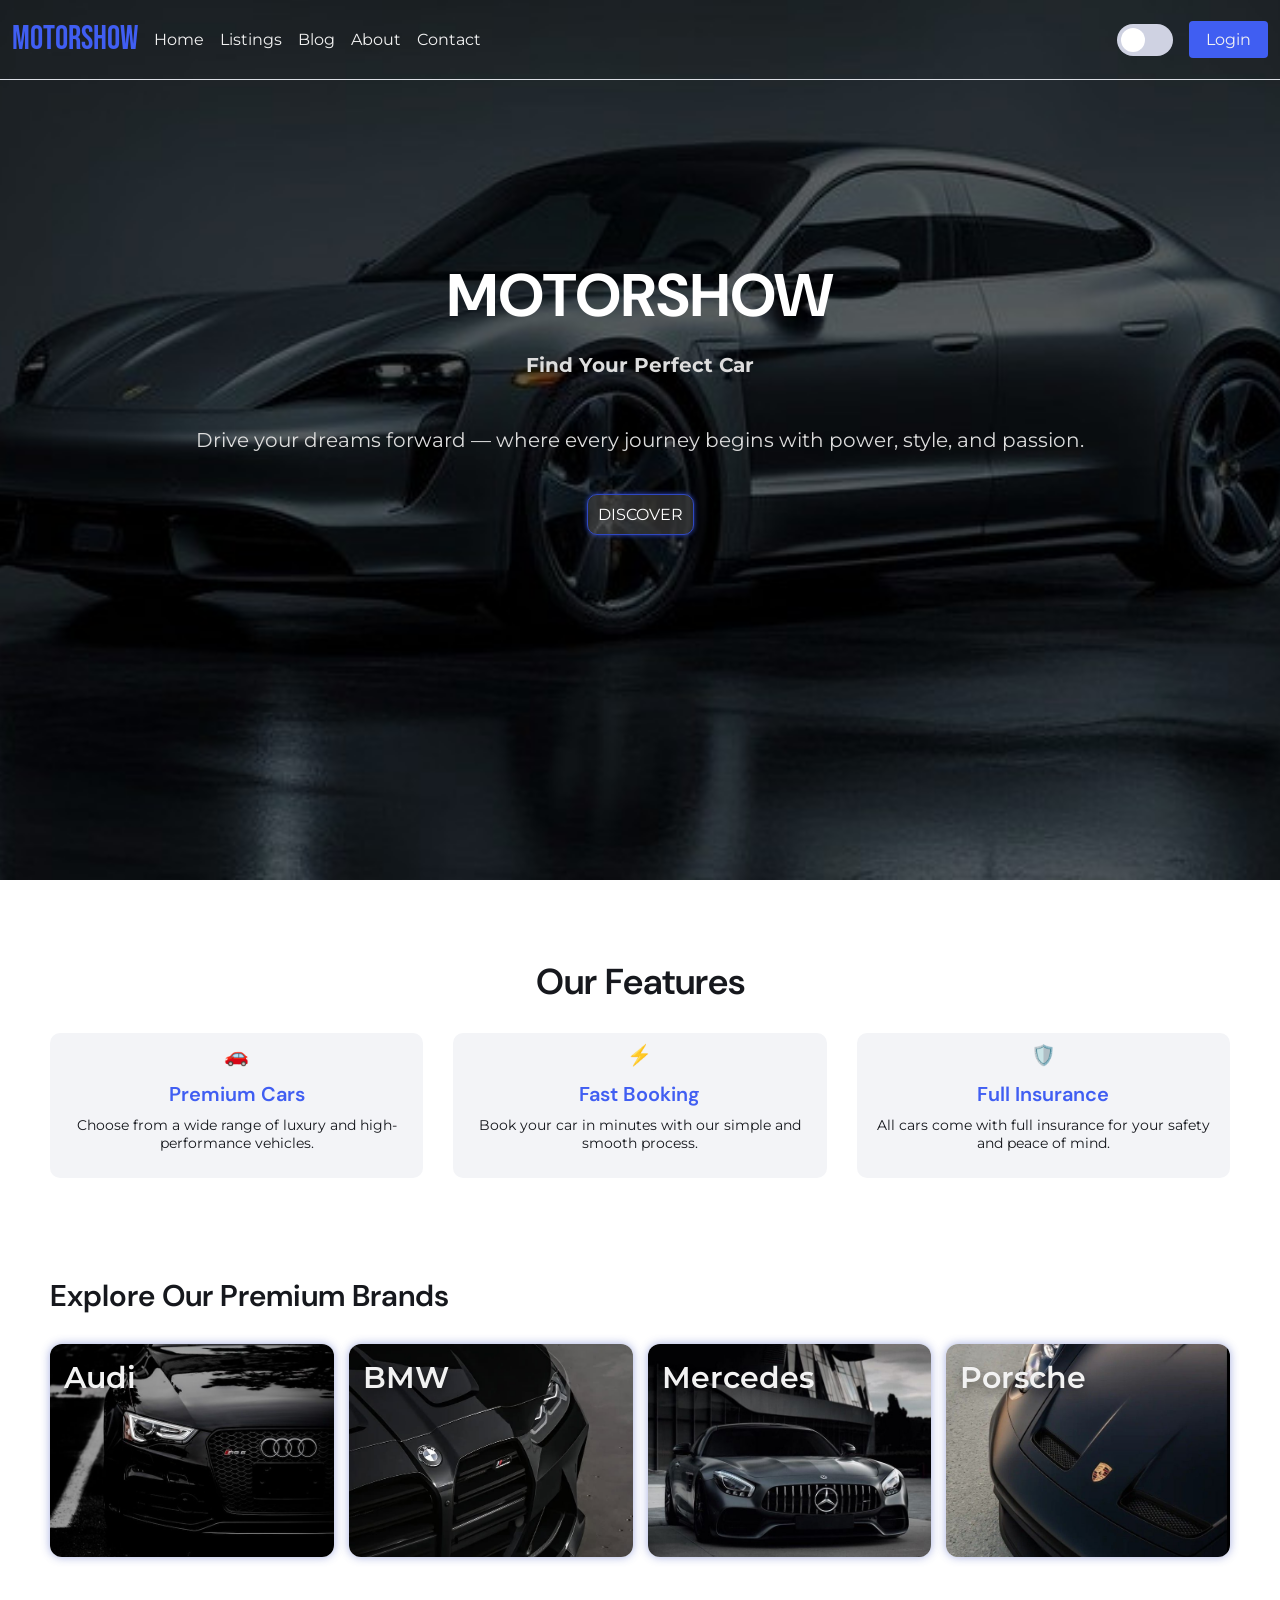
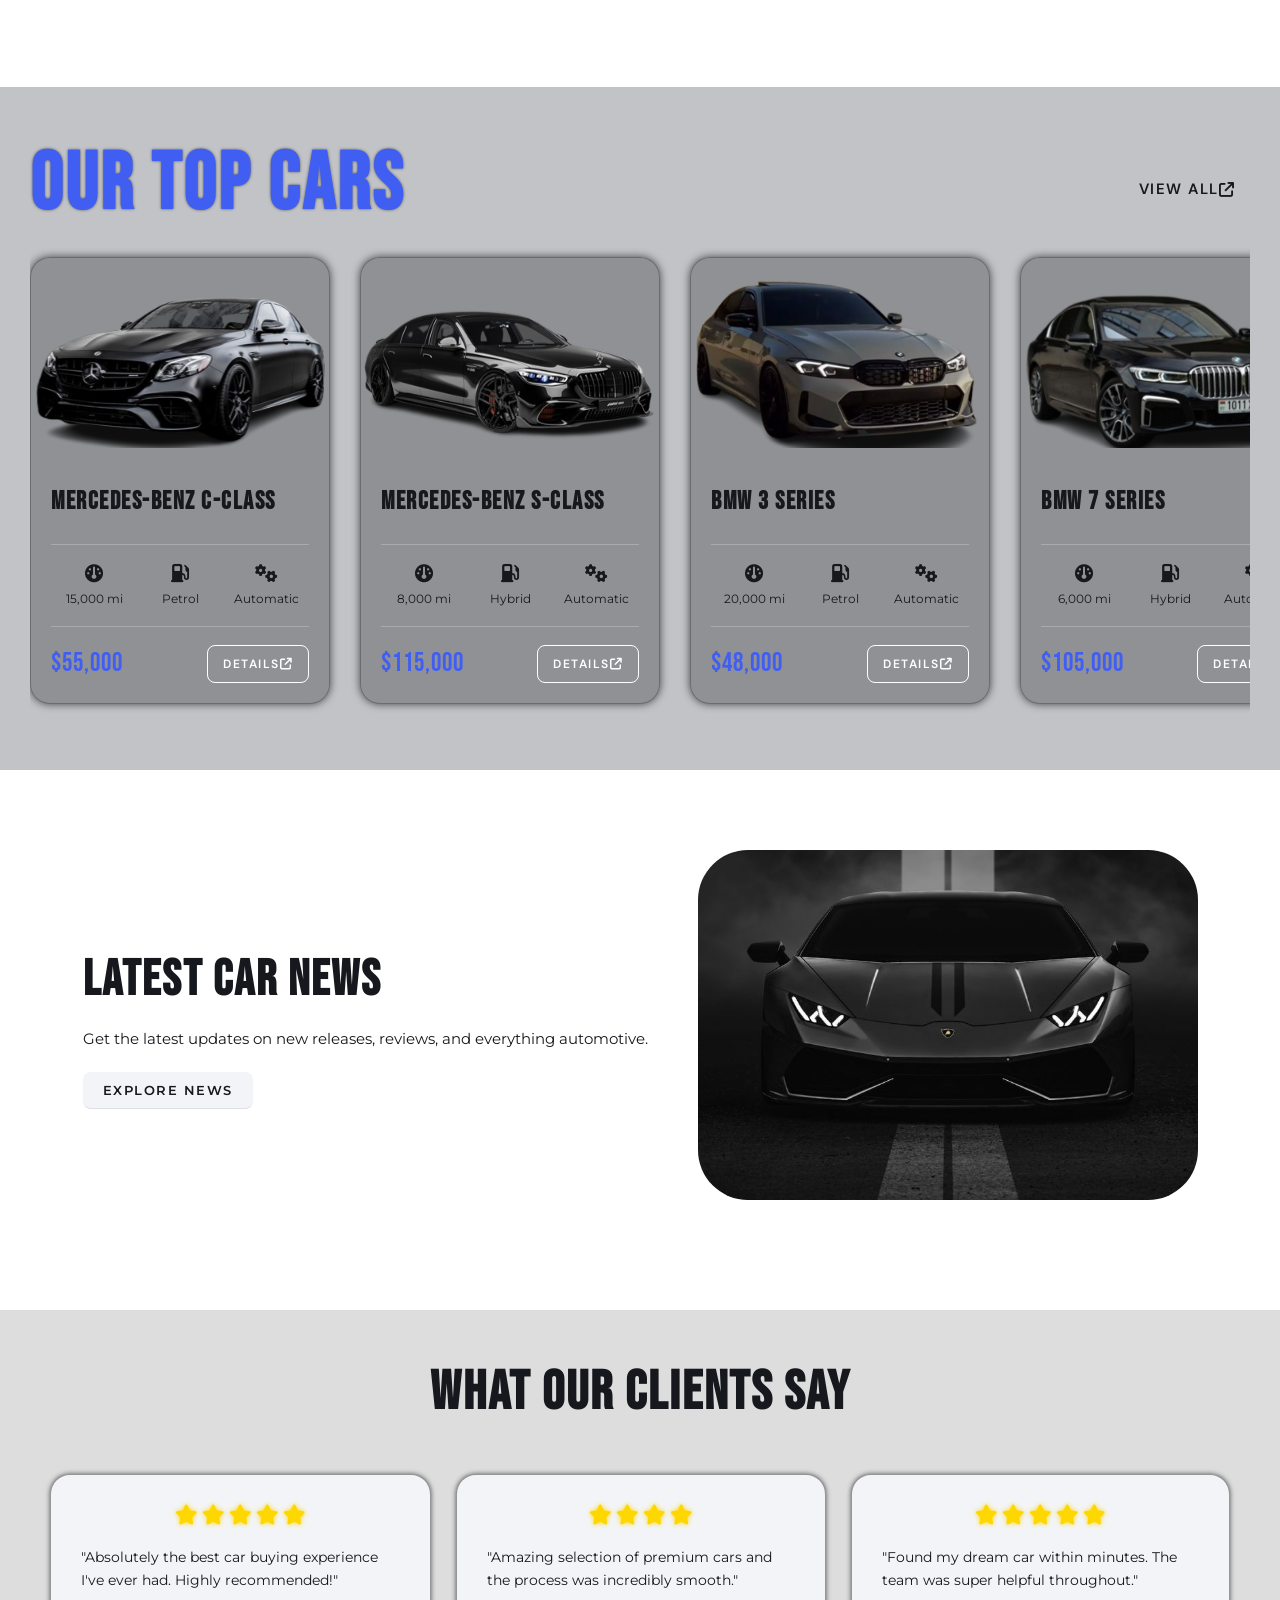
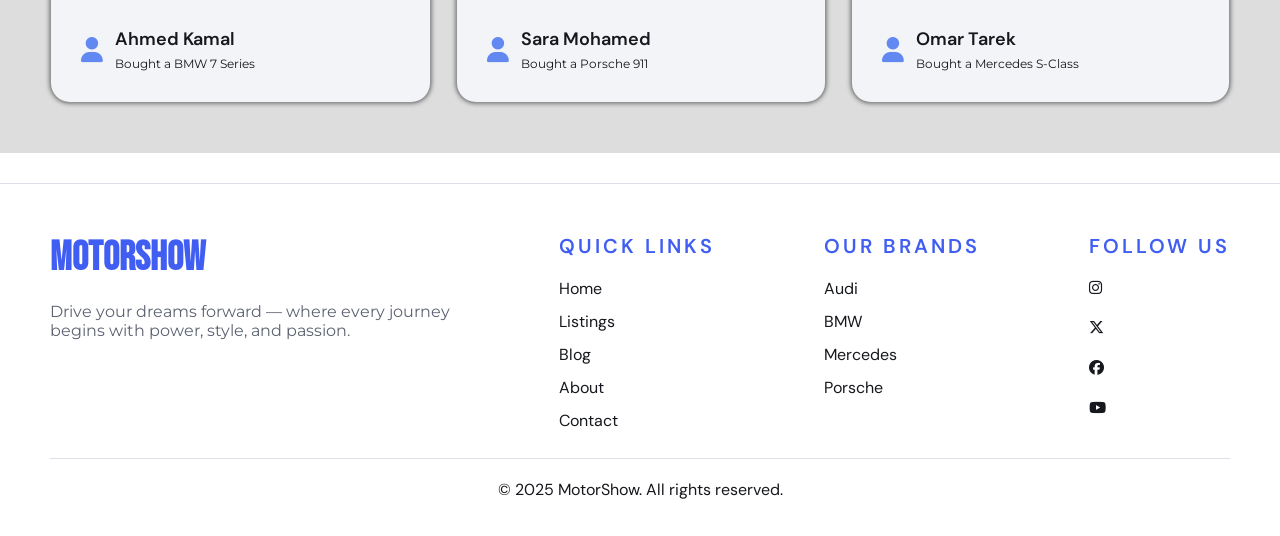
<file: index.html>
<!doctype html>
<html lang="en">
    <head>
        <meta charset="UTF-8" />
        <meta name="viewport" content="width=device-width, initial-scale=1.0" />
        <title>MotorShow</title>
        <link rel="stylesheet" href="styles/global.css" />
        <link rel="stylesheet" href="styles/home.css" />
        <link rel="stylesheet" href="https://cdnjs.cloudflare.com/ajax/libs/font-awesome/6.5.1/css/all.min.css" />
    </head>
    <body>
        <header>
            <nav class="navbar">
                <div class="container">
                    <a href="index.html" class="navbar-brand">MotorShow</a>

                    <div class="navbar-nav">
                        <ul class="nav">
                            <a href="./index.html" class="nav-link">Home</a>
                            <a href="./pages/listings.html" class="nav-link">Listings</a>
                            <a href="./pages/blog.html" class="nav-link">Blog</a>
                            <a href="./pages/about.html" class="nav-link">About</a>
                            <a href="./pages/contact.html" class="nav-link">Contact</a>
                        </ul>
                    </div>

                    <button id="themeToggle" class="theme-toggler"></button>

                    <div class="nav-auth" id="navAuth">
                        <a class="button primary" href="./pages/login.html" id="loginLink">Login</a>
                    </div>
                </div>
            </nav>

            <section class="hero_sec">
                <div class="hero_sec_content">
                    <h1>MOTORSHOW</h1>
                    <p><b>Find Your Perfect Car</b></p>
                    <p>Drive your dreams forward — where every journey begins with power, style, and passion.</p>
                    <a href="#brands">DISCOVER</a>
                </div>
            </section>
        </header>

        <section class="features">
            <h2>Our Features</h2>

            <div class="features-container">
                <div class="feature-box">
                    <div class="icon">🚗</div>
                    <h3>Premium Cars</h3>
                    <p>Choose from a wide range of luxury and high-performance vehicles.</p>
                </div>

                <div class="feature-box">
                    <div class="icon">⚡</div>
                    <h3>Fast Booking</h3>
                    <p>Book your car in minutes with our simple and smooth process.</p>
                </div>

                <div class="feature-box">
                    <div class="icon">🛡️</div>
                    <h3>Full Insurance</h3>
                    <p>All cars come with full insurance for your safety and peace of mind.</p>
                </div>
            </div>
        </section>

        <section class="brands" id="brands">
            <h2>Explore Our Premium Brands</h2>

            <div class="brands-cards">
                <div class="band-card">
                    <div class="band-img">
                        <img src="assets/images/Audi-logo.jpg" alt="brand" />
                    </div>
                    <span class="band-name">Audi</span>
                </div>

                <div class="band-card">
                    <div class="band-img">
                        <img src="assets/images/BMW-logo.jpg" alt="brand" />
                    </div>
                    <span class="band-name">BMW</span>
                </div>

                <div class="band-card">
                    <div class="band-img">
                        <img src="assets/images/Mercedes-Benz-logo.jpg" alt="brand" />
                    </div>
                    <span class="band-name">Mercedes</span>
                </div>

                <div class="band-card">
                    <div class="band-img">
                        <img src="assets/images/Porsche-logo.jpg" alt="brand" />
                    </div>
                    <span class="band-name">Porsche</span>
                </div>
            </div>
        </section>

        <section class="top-cars-sec">
            <div class="top-cars-header">
                <h2>Our Top Cars</h2>
                <a href="pages/listings.html" class="view-all-btn">
                    View All <i class="fa-solid fa-arrow-up-right-from-square"></i>
                </a>
            </div>

            <div class="top-cars-cards-scroll">
                <div class="top-cars-cards" id="TopCarsCards">
                    <!-- data will be injected via JavaScript -->
                </div>
            </div>
        </section>

        <section class="news-sec">
            <div class="news-sec-text">
                <h2>Latest Car News</h2>
                <p class="news-desc">Get the latest updates on new releases, reviews, and everything automotive.</p>
                <a href="pages/blog.html" class="news-btn">Explore News</a>
            </div>
            <div class="news-sec-img">
                <img src="assets/images/news.jpg" alt="Car News" />
            </div>
        </section>

        <section class="reviews-sec">
            <h2>What Our Clients Say</h2>

            <div class="reviews-cards">
                <div class="reviews-card">
                    <div class="stars">
                        <i class="fa-solid fa-star"></i>
                        <i class="fa-solid fa-star"></i>
                        <i class="fa-solid fa-star"></i>
                        <i class="fa-solid fa-star"></i>
                        <i class="fa-solid fa-star"></i>
                    </div>
                    <p>"Absolutely the best car buying experience I've ever had. Highly recommended!"</p>
                    <div class="user">
                        <i class="fa-solid fa-user"></i>
                        <div>
                            <h4>Ahmed Kamal</h4>
                            <span>Bought a BMW 7 Series</span>
                        </div>
                    </div>
                </div>

                <div class="reviews-card">
                    <div class="stars">
                        <i class="fa-solid fa-star"></i>
                        <i class="fa-solid fa-star"></i>
                        <i class="fa-solid fa-star"></i>
                        <i class="fa-solid fa-star"></i>
                    </div>
                    <p>"Amazing selection of premium cars and the process was incredibly smooth."</p>
                    <div class="user">
                        <i class="fa-solid fa-user"></i>
                        <div>
                            <h4>Sara Mohamed</h4>
                            <span>Bought a Porsche 911</span>
                        </div>
                    </div>
                </div>

                <div class="reviews-card">
                    <div class="stars">
                        <i class="fa-solid fa-star"></i>
                        <i class="fa-solid fa-star"></i>
                        <i class="fa-solid fa-star"></i>
                        <i class="fa-solid fa-star"></i>
                        <i class="fa-solid fa-star"></i>
                    </div>
                    <p>"Found my dream car within minutes. The team was super helpful throughout."</p>
                    <div class="user">
                        <i class="fa-solid fa-user"></i>
                        <div>
                            <h4>Omar Tarek</h4>
                            <span>Bought a Mercedes S-Class</span>
                        </div>
                    </div>
                </div>
            </div>
        </section>

        <footer class="footer">
            <div class="footer-top">
                <div class="footer-brand">
                    <h3>MotorShow</h3>
                    <p>Drive your dreams forward — where every journey begins with power, style, and passion.</p>
                </div>

                <div class="footer-links">
                    <h4>Quick Links</h4>
                    <ul>
                        <li><a href="./index.html">Home</a></li>
                        <li><a href="./pages/listings.html">Listings</a></li>
                        <li><a href="./pages/blog.html">Blog</a></li>
                        <li><a href="./pages/about.html">About</a></li>
                        <li><a href="./pages/contact.html">Contact</a></li>
                    </ul>
                </div>

                <div class="footer-links">
                    <h4>Our Brands</h4>
                    <ul>
                        <li>Audi</li>
                        <li>BMW</li>
                        <li>Mercedes</li>
                        <li>Porsche</li>
                    </ul>
                </div>

                <div class="footer-social">
                    <h4>Follow Us</h4>
                    <div class="social-icons">
                        <a href="#"><i class="fa-brands fa-instagram"></i></a>
                        <a href="#"><i class="fa-brands fa-x-twitter"></i></a>
                        <a href="#"><i class="fa-brands fa-facebook"></i></a>
                        <a href="#"><i class="fa-brands fa-youtube"></i></a>
                    </div>
                </div>
            </div>
            <div class="footer-bottom">
                <p>© 2025 MotorShow. All rights reserved.</p>
            </div>
        </footer>

        <script src="scripts/topCars.js"></script>
        <script src="scripts/navAuth.js"></script>
        <script src="scripts/toggleTheme.js"></script>
    </body>
</html>
</file>
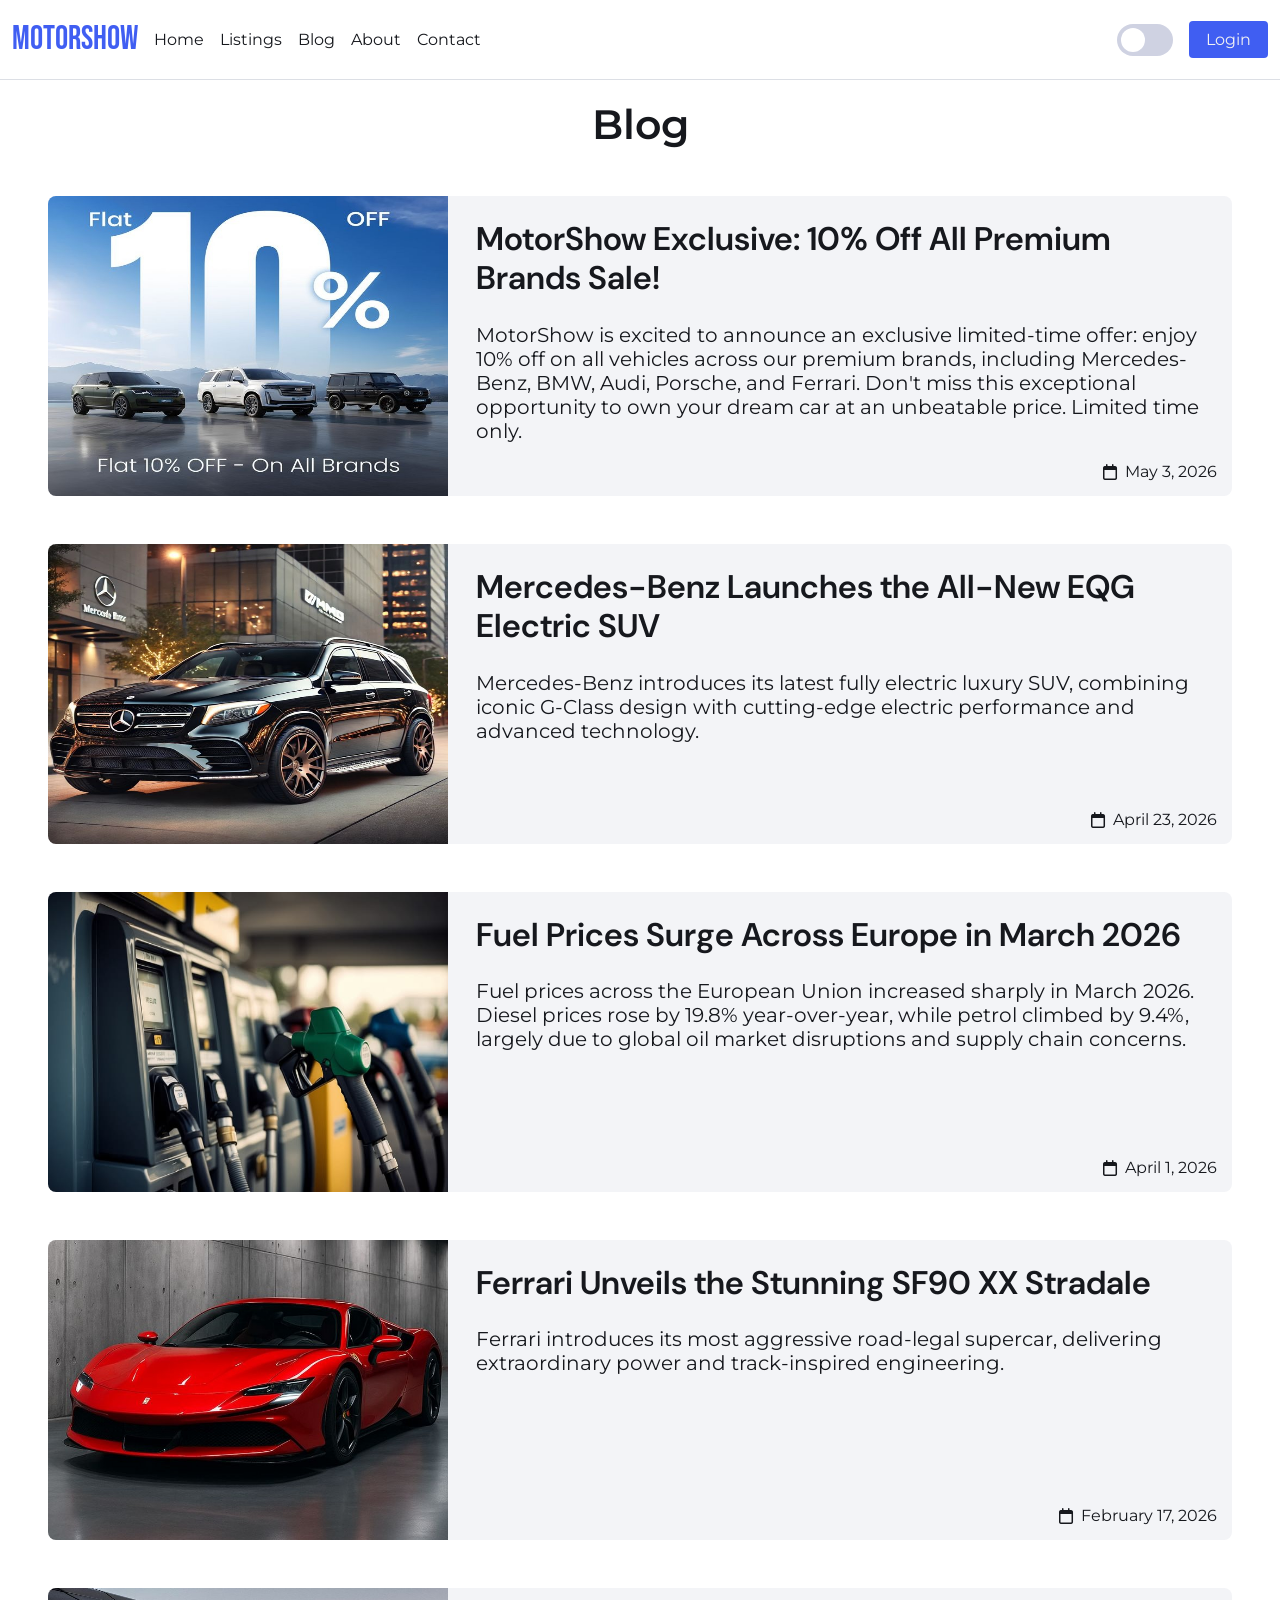
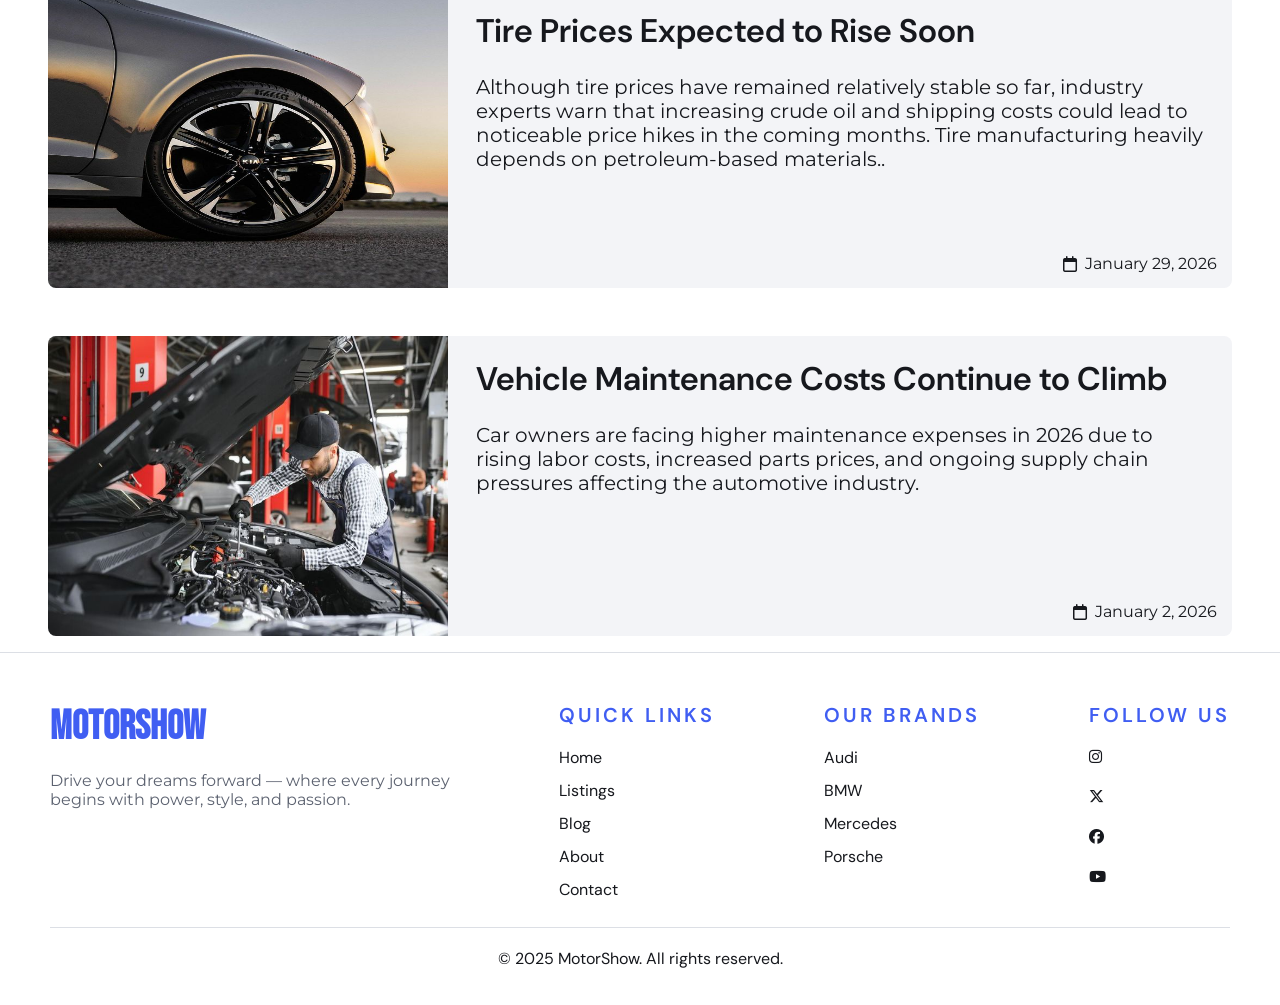
<file: pages/blog.html>
<!DOCTYPE html>
<html lang="en">
<head>
    <meta charset="UTF-8">
    <meta name="viewport" content="width=device-width, initial-scale=1.0">
    <title>blog</title>
    <link rel="stylesheet" href="../styles/global.css" />
    <link rel="stylesheet" href="../styles/blog.css">
    <link rel="stylesheet" href="https://cdnjs.cloudflare.com/ajax/libs/font-awesome/6.5.1/css/all.min.css" />
</head>
<body>
    <header>
        <nav class="navbar">
                <div class="container">
                    <a href="#" class="navbar-brand">MotorShow</a>

                    <div class="navbar-nav">
                        <ul class="nav">
                            <a href="../index.html" class="nav-link">Home</a>
                            <a href="./listings.html" class="nav-link">Listings</a>
                            <a href="./blog.html" class="nav-link">Blog</a>
                            <a href="./about.html" class="nav-link">About</a>
                            <a href="./contact.html" class="nav-link">Contact</a>
                        </ul>
                    </div>

                    <button id="themeToggle" class="theme-toggler"></button>

                    <div class="nav-auth" id="navAuth">
                        <a class="button primary" href="./login.html" id="loginLink">Login</a>
                    </div>
                </div>
            </nav>
    </header>

    <main>
        <div>
            <h1 class="page-name">Blog</h1>
        </div>

        <div class="news">
            <div class="news-items" id="post1">
                <div class="div-pic" >
                    <img class="post-pic" src="../assets/images/New1.jpg" alt="post">
                </div>
                <div class="post-content">
                    <h2 class="content-title">
                        MotorShow Exclusive: 10% Off All Premium Brands Sale!
                    </h2>
                    <p class="content-description">
                        MotorShow is excited to announce an exclusive limited-time offer: enjoy 10% off on all
                        vehicles across our premium brands, including Mercedes-Benz, BMW, Audi, Porsche,
                        and Ferrari. Don't miss this exceptional opportunity to own your dream car at an unbeatable price.
                        Limited time only.
                    </p>
                    <span class="post-time"> <i class="fa-regular fa-calendar"></i> May 3, 2026</span>
                </div>
            </div>
            <div class="news-items" id="post2">
                <div class="div-pic">
                    <img class="post-pic" src="../assets/images/New2.jpg" alt="post">
                </div>
                <div class="post-content">
                    <h2 class="content-title">
                        Mercedes-Benz Launches the All-New EQG Electric SUV
                    </h2>
                    <p class="content-description">
                        Mercedes-Benz introduces its latest fully electric 
                        luxury SUV, combining iconic G-Class design 
                        with cutting-edge electric performance and advanced technology.
                    </p>
                    <span class="post-time"> <i class="fa-regular fa-calendar"></i> April 23, 2026</span>
                </div>                    
            </div>
            <div class="news-items" id="post3">
                <div class="div-pic" ><img class="post-pic" src="../assets/images/New3.jpg" alt="post"></div>
                <div class="post-content">
                    <h2 class="content-title">
                        Fuel Prices Surge Across Europe in March 2026
                    </h2>
                    <p class="content-description">
                        Fuel prices across the European Union increased sharply in March 2026.
                        Diesel prices rose by 19.8% year-over-year,
                        while petrol climbed by 9.4%, largely due to global oil market disruptions and supply chain concerns.
                    </p>
                    <span class="post-time"> <i class="fa-regular fa-calendar"></i> April 1, 2026</span>
                </div>
            </div>
            <div class="news-items" id="post4">
                <div class="div-pic" ><img class="post-pic" src="../assets/images/New4.jpg" alt="post"></div>
                <div class="post-content">
                    <h2 class="content-title">
                        Ferrari Unveils the Stunning SF90 XX Stradale
                    </h2>
                    <p class="content-description">
                        Ferrari introduces its most aggressive road-legal supercar,
                        delivering extraordinary power and track-inspired engineering.
                    </p>
                    <span class="post-time"> <i class="fa-regular fa-calendar"></i> February 17, 2026</span>
                </div>
            </div>
            <div class="news-items" id="post5">
                <div class="div-pic" >
                    <img class="post-pic" src="../assets/images/New5.jpg" alt="post">
                </div>
                <div class="post-content">
                    <h2 class="content-title">
                        Tire Prices Expected to Rise Soon
                    </h2>
                    <p class="content-description">
                        Although tire prices have remained relatively stable so far,
                        industry experts warn that increasing crude oil and shipping costs
                        could lead to noticeable price hikes in the coming months.
                        Tire manufacturing heavily depends on petroleum-based materials..
                    </p>
                    <span class="post-time"> <i class="fa-regular fa-calendar"></i> January 29, 2026</span>
                </div>
            </div>
            <div class="news-items" id="post6">
                <div class="div-pic" ><img class="post-pic" src="../assets/images/New6.jpg" alt="post"></div>
                <div class="post-content">
                    <h2 class="content-title">
                        Vehicle Maintenance Costs Continue to Climb
                    </h2>
                    <p class="content-description">
                        Car owners are facing higher maintenance expenses in 2026 due to rising labor costs,
                        increased parts prices, and ongoing supply chain pressures affecting the automotive industry. 
                    </p>
                    <span class="post-time"> <i class="fa-regular fa-calendar"></i> January 2, 2026</span>
                </div>
            </div>

        </div>

    </main>


    <footer class="footer">
        <div class="footer-top">
            <div class="footer-brand">
                <h3>MotorShow</h3>
                <p>Drive your dreams forward — where every journey begins with power, style, and passion.</p>
            </div>

            <div class="footer-links">
                <h4>Quick Links</h4>
                <ul>
                    <li><a href="../index.html">Home</a></li>
                    <li><a href="./listings.html">Listings</a></li>
                    <li><a href="./blog.html">Blog</a></li>
                    <li><a href="./about.html">About</a></li>
                    <li><a href="./contact.html">Contact</a></li>
                </ul>
            </div>

            <div class="footer-links">
                <h4>Our Brands</h4>
                <ul>
                    <li>Audi</li>
                    <li>BMW</li>
                    <li>Mercedes</li>
                    <li>Porsche</li>
                </ul>
            </div>

            <div class="footer-social">
                <h4>Follow Us</h4>
                <div class="social-icons">
                    <a href="#"><i class="fa-brands fa-instagram"></i></a>
                    <a href="#"><i class="fa-brands fa-x-twitter"></i></a>
                    <a href="#"><i class="fa-brands fa-facebook"></i></a>
                    <a href="#"><i class="fa-brands fa-youtube"></i></a>
                </div>
            </div>

        </div>
        <div class="footer-bottom">
            <p>© 2025 MotorShow. All rights reserved.</p>
        </div>
    </footer>

    <script src="../scripts/navAuth.js"></script>
    <script src="../scripts/toggleTheme.js"></script>
</body>
</html>
</file>
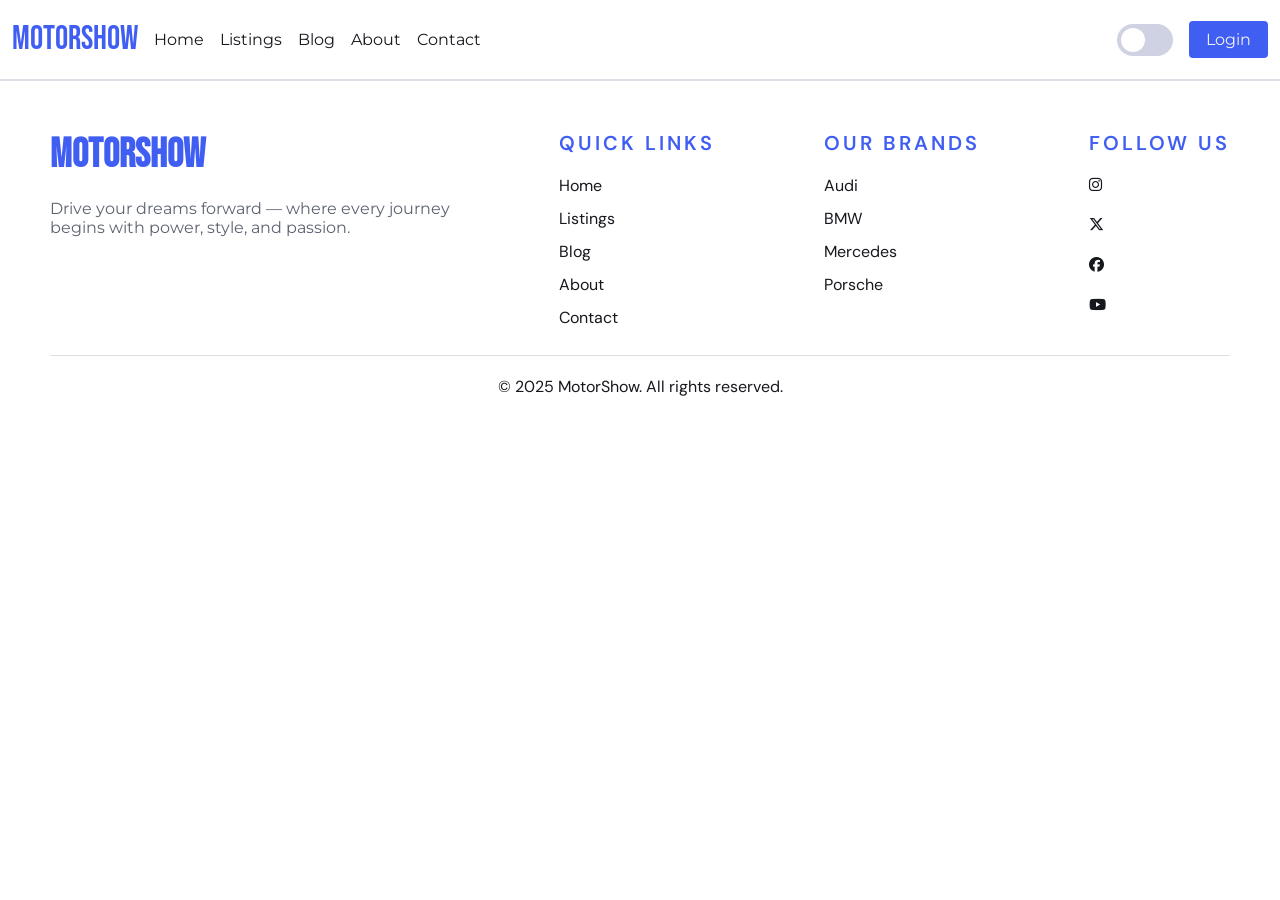
<file: pages/listing_details.html>
<!DOCTYPE html>
<html lang="en">
    <head>
        <meta charset="UTF-8">
        <meta name="viewport" content="width=device-width, initial-scale=1.0">
        <link rel="stylesheet" href="../styles/global.css">
        <link rel="stylesheet" href="../styles/listing_details.css">
        <link rel="stylesheet" href="https://cdnjs.cloudflare.com/ajax/libs/font-awesome/6.5.1/css/all.min.css">
        <title>Car Details</title>
    </head>
    <body>
        <header>
            <nav class="navbar">
                <div class="container">
                    <a href="#" class="navbar-brand">MotorShow</a>

                    <div class="navbar-nav">
                        <ul class="nav">
                            <a href="../index.html" class="nav-link">Home</a>
                            <a href="./listings.html" class="nav-link">Listings</a>
                            <a href="./blog.html" class="nav-link">Blog</a>
                            <a href="./about.html" class="nav-link">About</a>
                            <a href="./contact.html" class="nav-link">Contact</a>
                        </ul>
                    </div>

                    <button id="themeToggle" class="theme-toggler"></button>

                    <div class="nav-auth" id="navAuth">
                        <a class="button primary" href="./login.html" id="loginLink">Login</a>
                    </div>
                </div>
            </nav>
        </header>

        <div id="pageContent">
            <!-- data will be injected via Javascript -->
        </div>


        <footer class="footer">
            <div class="footer-top">
                <div class="footer-brand">
                    <h3>MotorShow</h3>
                    <p>Drive your dreams forward — where every journey begins with power, style, and passion.</p>
                </div>

                <div class="footer-links">
                    <h4>Quick Links</h4>
                    <ul>
                        <li><a href="../index.html">Home</a></li>
                        <li><a href="./listings.html">Listings</a></li>
                        <li><a href="./blog.html">Blog</a></li>
                        <li><a href="./about.html">About</a></li>
                        <li><a href="./contact.html">Contact</a></li>
                    </ul>
                </div>

                <div class="footer-links">
                    <h4>Our Brands</h4>
                    <ul>
                        <li>Audi</li>
                        <li>BMW</li>
                        <li>Mercedes</li>
                        <li>Porsche</li>
                    </ul>
                </div>

                <div class="footer-social">
                    <h4>Follow Us</h4>
                    <div class="social-icons">
                        <a href="#"><i class="fa-brands fa-instagram"></i></a>
                        <a href="#"><i class="fa-brands fa-x-twitter"></i></a>
                        <a href="#"><i class="fa-brands fa-facebook"></i></a>
                        <a href="#"><i class="fa-brands fa-youtube"></i></a>
                    </div>
                </div>

            </div>
            <div class="footer-bottom">
                <p>© 2025 MotorShow. All rights reserved.</p>
            </div>
        </footer>

        <script src="../scripts/carDetails.js"></script>
        <script src="../scripts/navAuth.js"></script>
        <script src="../scripts/toggleTheme.js"></script>
    </body>
</html>
</file>
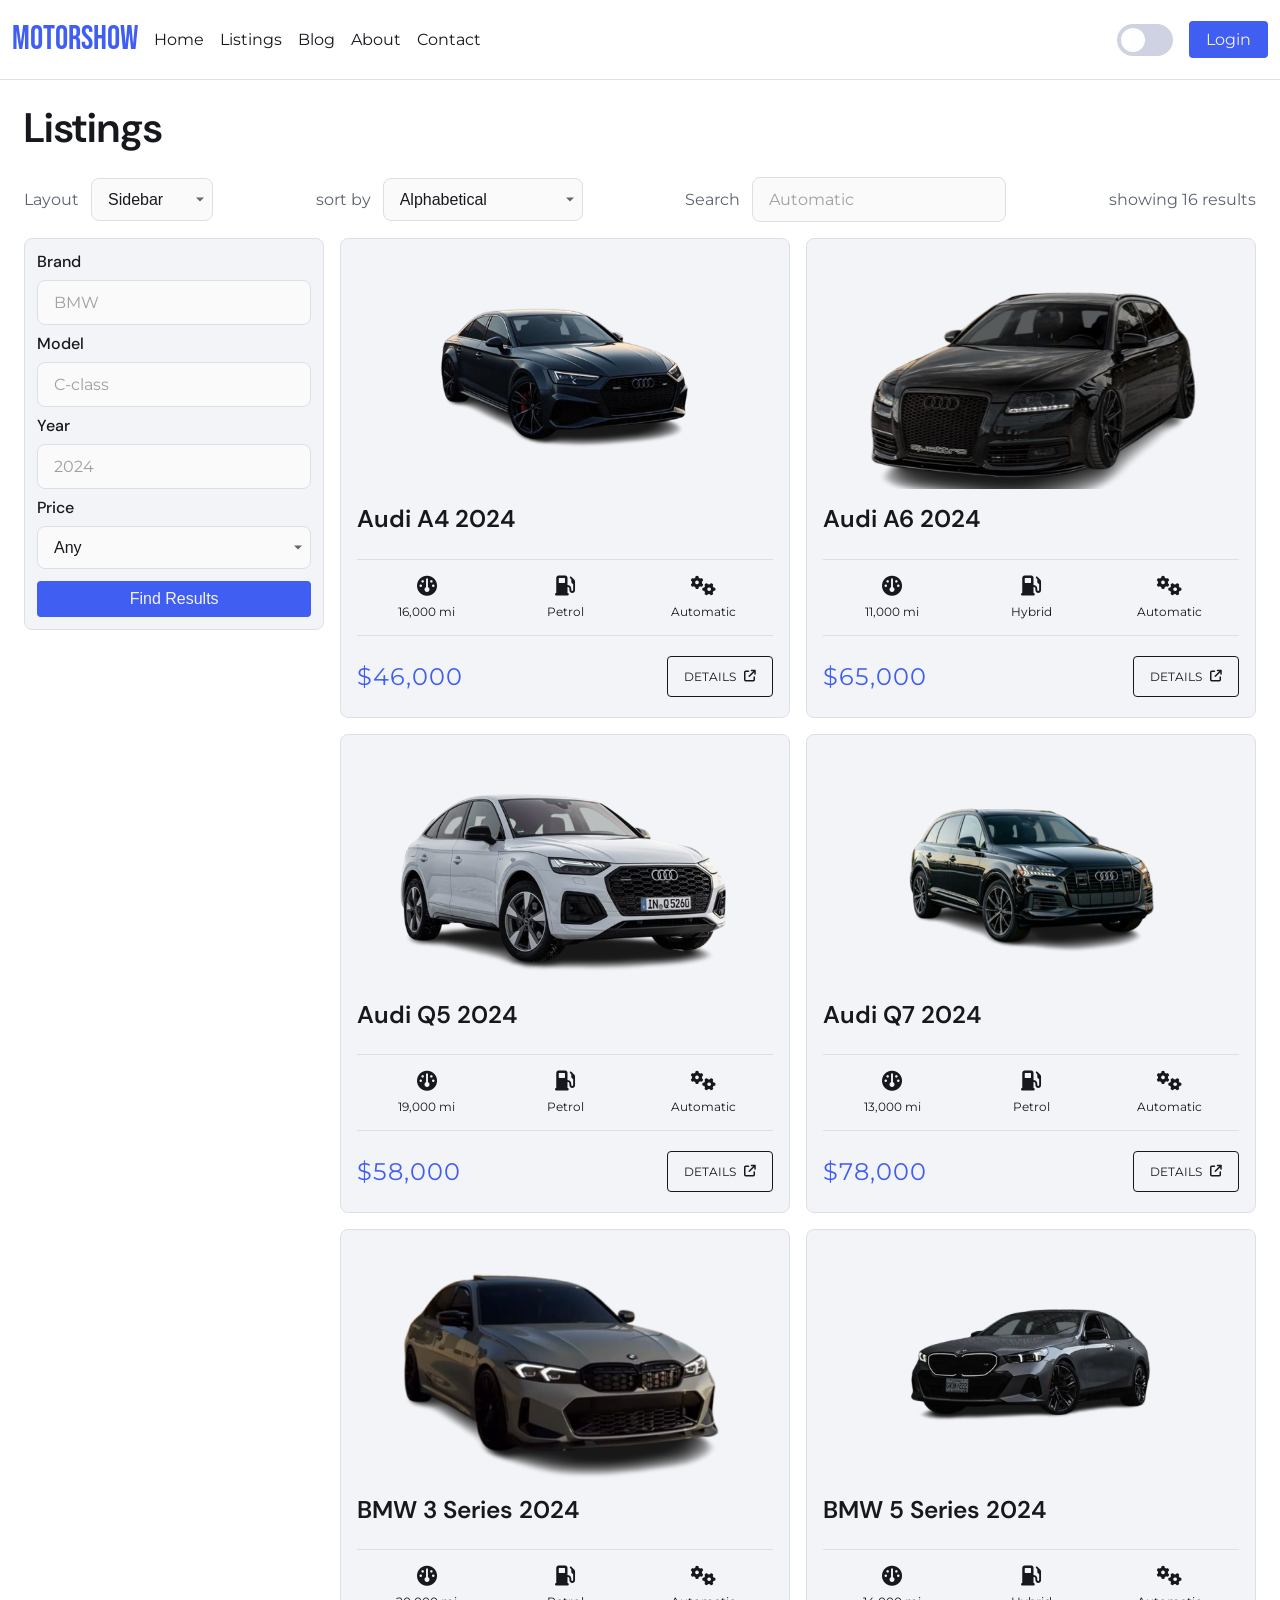
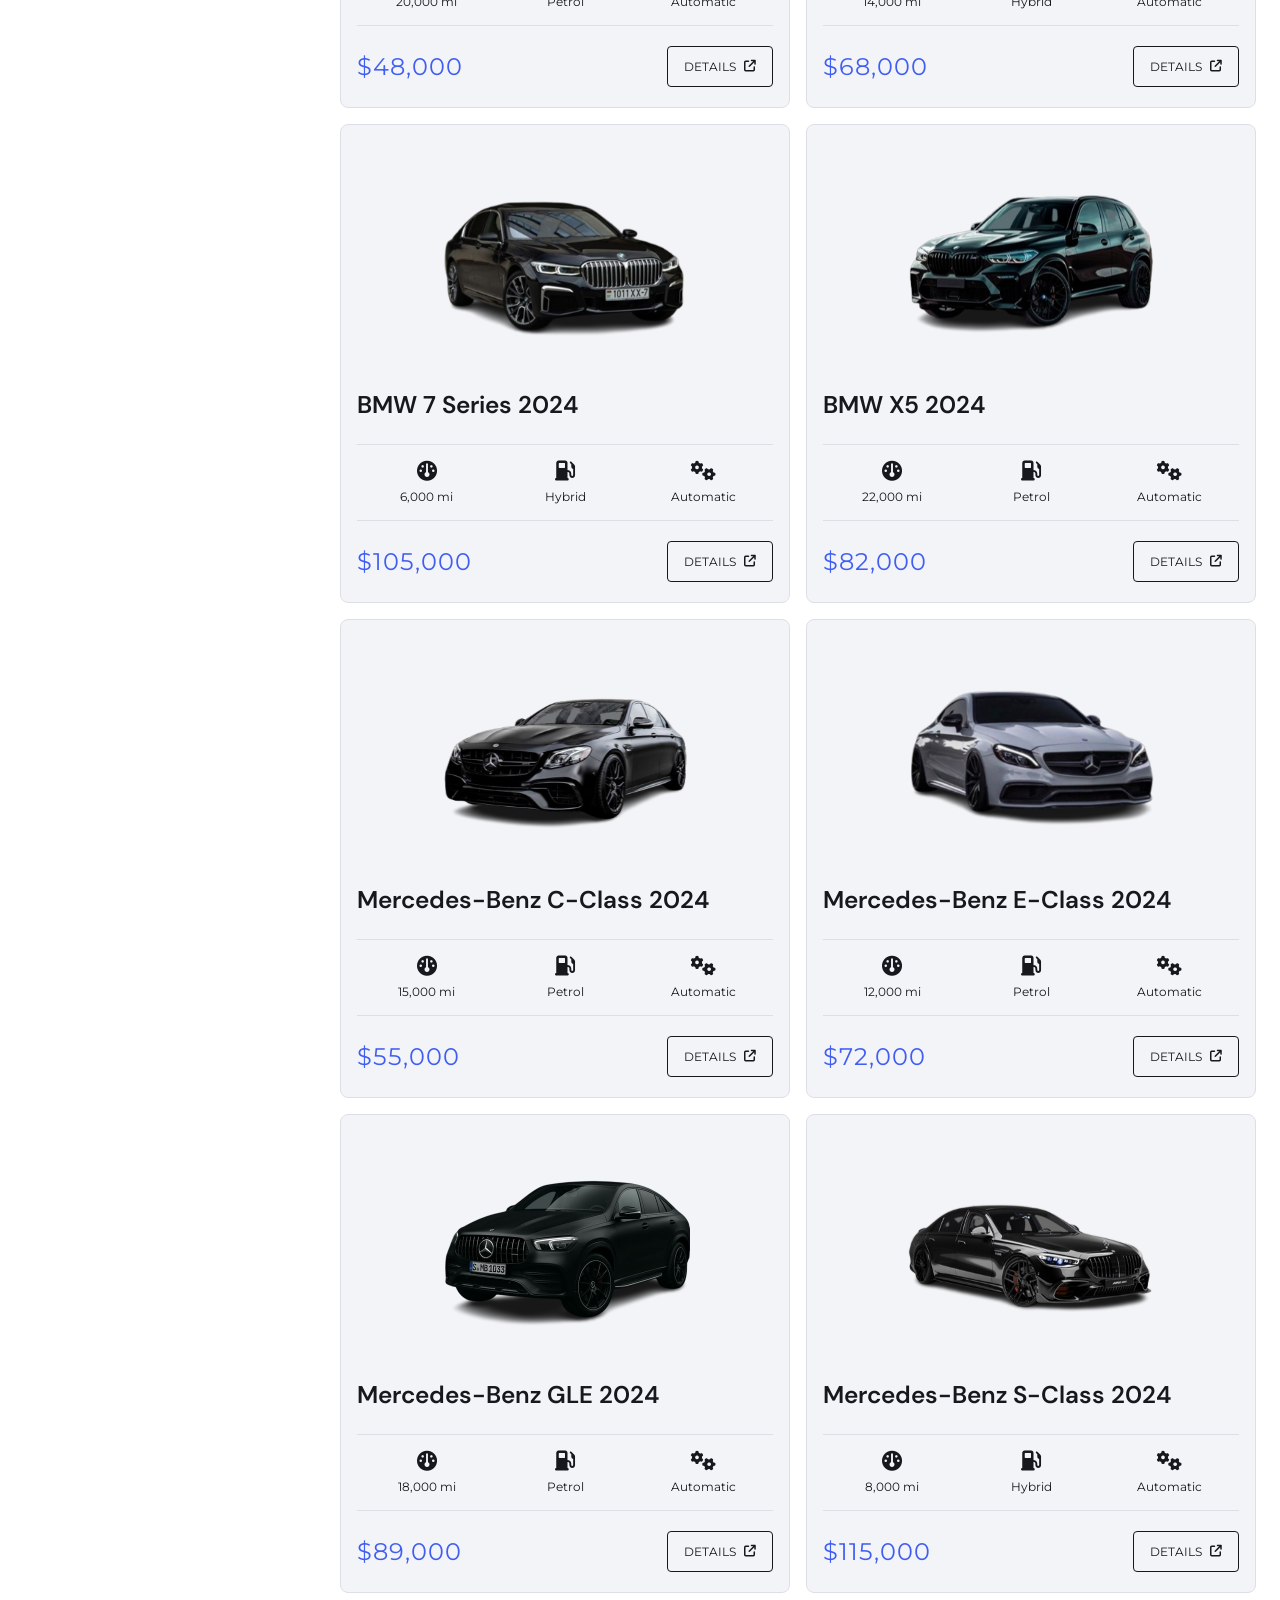
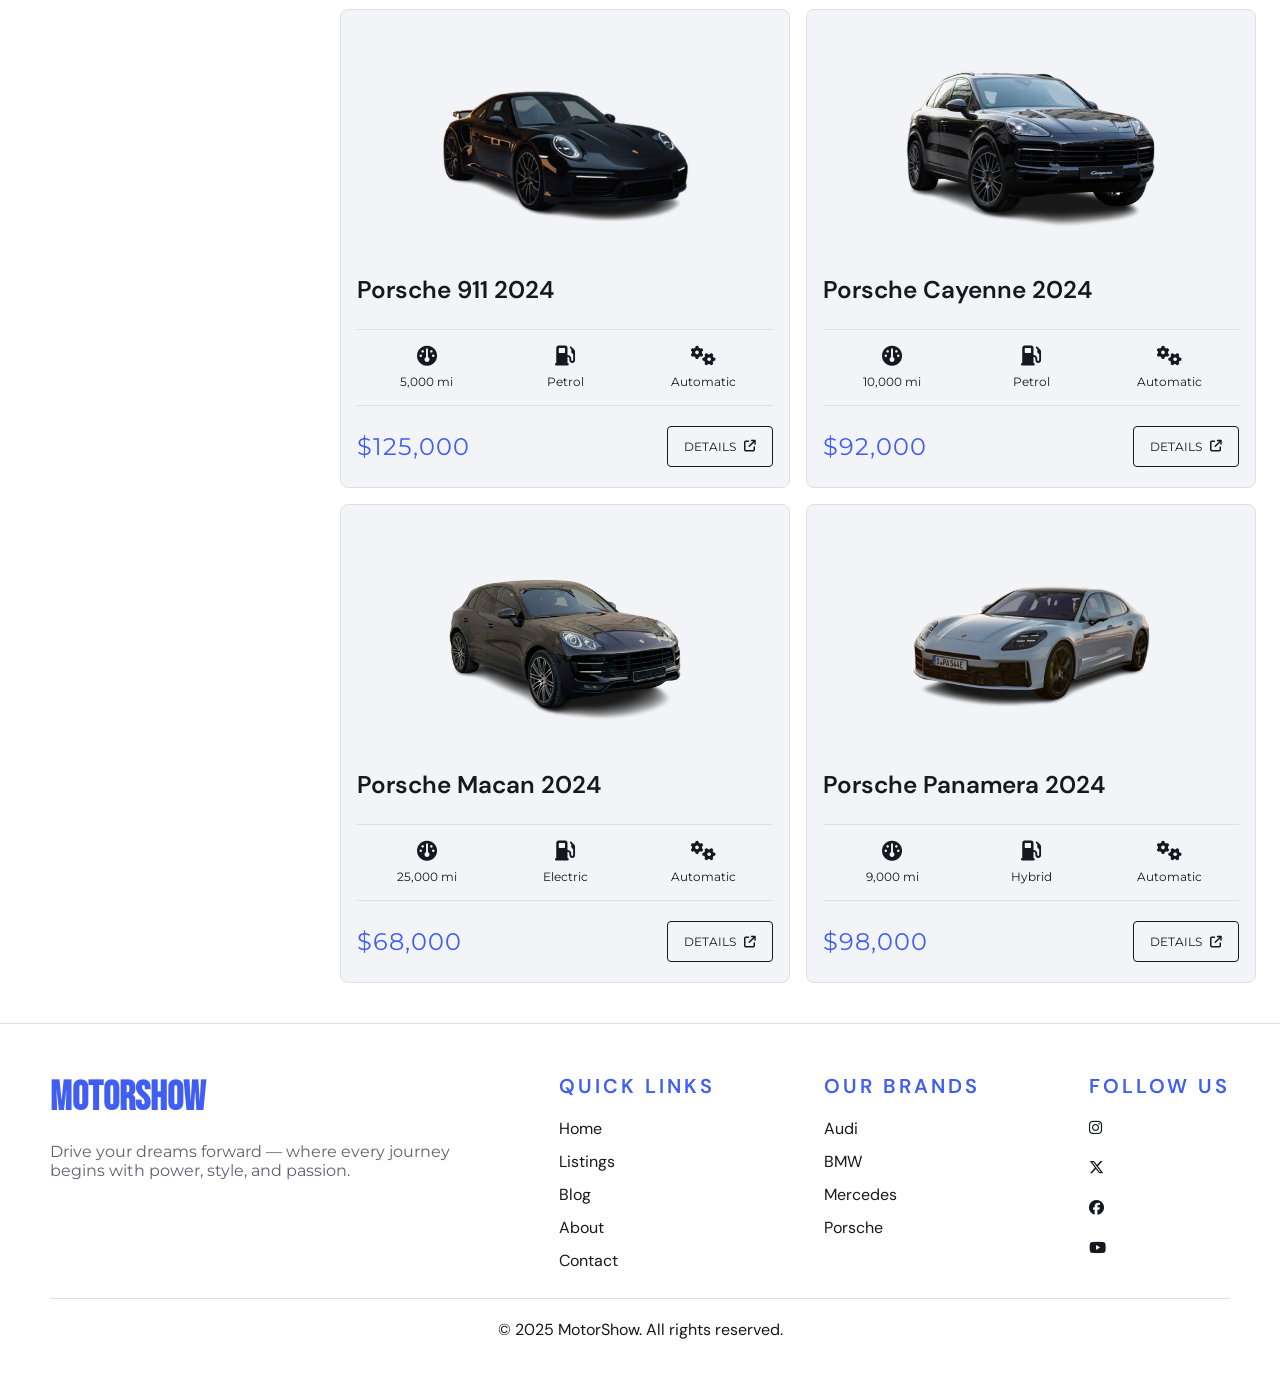
<file: pages/listings.html>
<!doctype html>
<html lang="en">
    <head>
        <meta charset="UTF-8" />
        <meta name="viewport" content="width=device-width, initial-scale=1.0" />
        <title>Listings</title>
        <link rel="stylesheet" href="../styles/global.css" />
        <link rel="stylesheet" href="../styles/listings.css" />
        <link rel="stylesheet" href="https://cdnjs.cloudflare.com/ajax/libs/font-awesome/6.5.1/css/all.min.css" />
    </head>
    <body>
        <header>
            <nav class="navbar">
                <div class="container">
                    <a href="#" class="navbar-brand">MotorShow</a>

                    <div class="navbar-nav">
                        <ul class="nav">
                            <a href="../index.html" class="nav-link">Home</a>
                            <a href="./listings.html" class="nav-link">Listings</a>
                            <a href="./blog.html" class="nav-link">Blog</a>
                            <a href="./about.html" class="nav-link">About</a>
                            <a href="./contact.html" class="nav-link">Contact</a>
                        </ul>
                    </div>

                    <button id="themeToggle" class="theme-toggler"></button>

                    <div class="nav-auth" id="navAuth">
                        <a class="button primary" href="./login.html" id="loginLink">Login</a>
                    </div>
                </div>
            </nav>
        </header>

        <main class="listings-container sidebar" id="listingsContainer">
            <div class="listings-header">
                <h1>Listings</h1>

                <div class="info-row">
                    <div class="layout-select">
                        <label for="layoutSelect" class="layout-label">Layout</label>
                        <select class="layout-options select" name="layout" id="layoutSelect">
                            <option value="sidebar" selected>Sidebar</option>
                            <option value="full">Full</option>
                        </select>
                    </div>

                    <div class="sorting">
                        <label for="sortBy" class="sort-label">sort by</label>
                        <select class="sorting-options select" name="sortBy" id="sortBy">
                            <option value="alphabetical" selected>Alphabetical</option>
                            <option value="priceAscending">Price (ascending)</option>
                            <option value="priceDescending">Price (descending)</option>
                            <option value="yearOld">Year (oldest first)</option>
                            <option value="yearNew">Year (newest first)</option>
                        </select>
                    </div>

                    <div class="search">
                        <label for="searchbar" class="search-label">Search</label>
                        <input
                            type="text"
                            name="search"
                            id="searchbar"
                            class="form-control searchbar"
                            placeholder="Automatic" />
                    </div>

                    <div class="result-count" id="resultCount">showing 0 results</div>
                </div>
            </div>

            <div class="listings-body">
                <aside class="filter-container">
                    <div class="filter">
                        <form action="" id="filterOptions">
                            <div class="filter-options">
                                <div class="form-group">
                                    <label class="form-label" for="brand">Brand</label>
                                    <input type="text" name="brand" id="brand" class="form-control" placeholder="BMW" />
                                </div>

                                <div class="form-group">
                                    <label class="form-label" for="model">Model</label>
                                    <input type="text" name="model" id="model" class="form-control" placeholder="C-class" />
                                </div>

                                <div class="form-group">
                                    <label class="form-label" for="year">Year</label>
                                    <input type="text" name="year" id="year" class="form-control" placeholder="2024" />
                                </div>

                                <div class="form-group">
                                    <label class="form-label" for="price">Price</label>
                                    <select class="select" name="price" id="price">
                                        <option value="0+" selected>Any</option>
                                        <option value="0-50000">Under $50,000</option>
                                        <option value="50000-70000">$50,000 - $70,000</option>
                                        <option value="70000-90000">$70,000 - $90,000</option>
                                        <option value="90000-110000">$90,000 - $110,000</option>
                                        <option value="110000+">Over $110,000</option>
                                    </select>
                                </div>
                            </div>

                            <button class="button primary" id="findResults">Find Results</button>
                        </form>
                    </div>
                </aside>

                <div class="results" id="resultsContainer">
                    <!-- Cars will be injected via JavaScript -->
                </div>
            </div>
        </main>

        <footer class="footer">
            <div class="footer-top">
                <div class="footer-brand">
                    <h3>MotorShow</h3>
                    <p>Drive your dreams forward — where every journey begins with power, style, and passion.</p>
                </div>

                <div class="footer-links">
                    <h4>Quick Links</h4>
                    <ul>
                        <li><a href="../index.html">Home</a></li>
                        <li><a href="./listings.html">Listings</a></li>
                        <li><a href="./blog.html">Blog</a></li>
                        <li><a href="./about.html">About</a></li>
                        <li><a href="./contact.html">Contact</a></li>
                    </ul>
                </div>

                <div class="footer-links">
                    <h4>Our Brands</h4>
                    <ul>
                        <li>Audi</li>
                        <li>BMW</li>
                        <li>Mercedes</li>
                        <li>Porsche</li>
                    </ul>
                </div>

                <div class="footer-social">
                    <h4>Follow Us</h4>
                    <div class="social-icons">
                        <a href="#"><i class="fa-brands fa-instagram"></i></a>
                        <a href="#"><i class="fa-brands fa-x-twitter"></i></a>
                        <a href="#"><i class="fa-brands fa-facebook"></i></a>
                        <a href="#"><i class="fa-brands fa-youtube"></i></a>
                    </div>
                </div>
            </div>
            <div class="footer-bottom">
                <p>© 2025 MotorShow. All rights reserved.</p>
            </div>
        </footer>

        <script src="../scripts/listings.js"></script>
        <script src="../scripts/navAuth.js"></script>
        <script src="../scripts/toggleTheme.js"></script>
    </body>
</html>
</file>
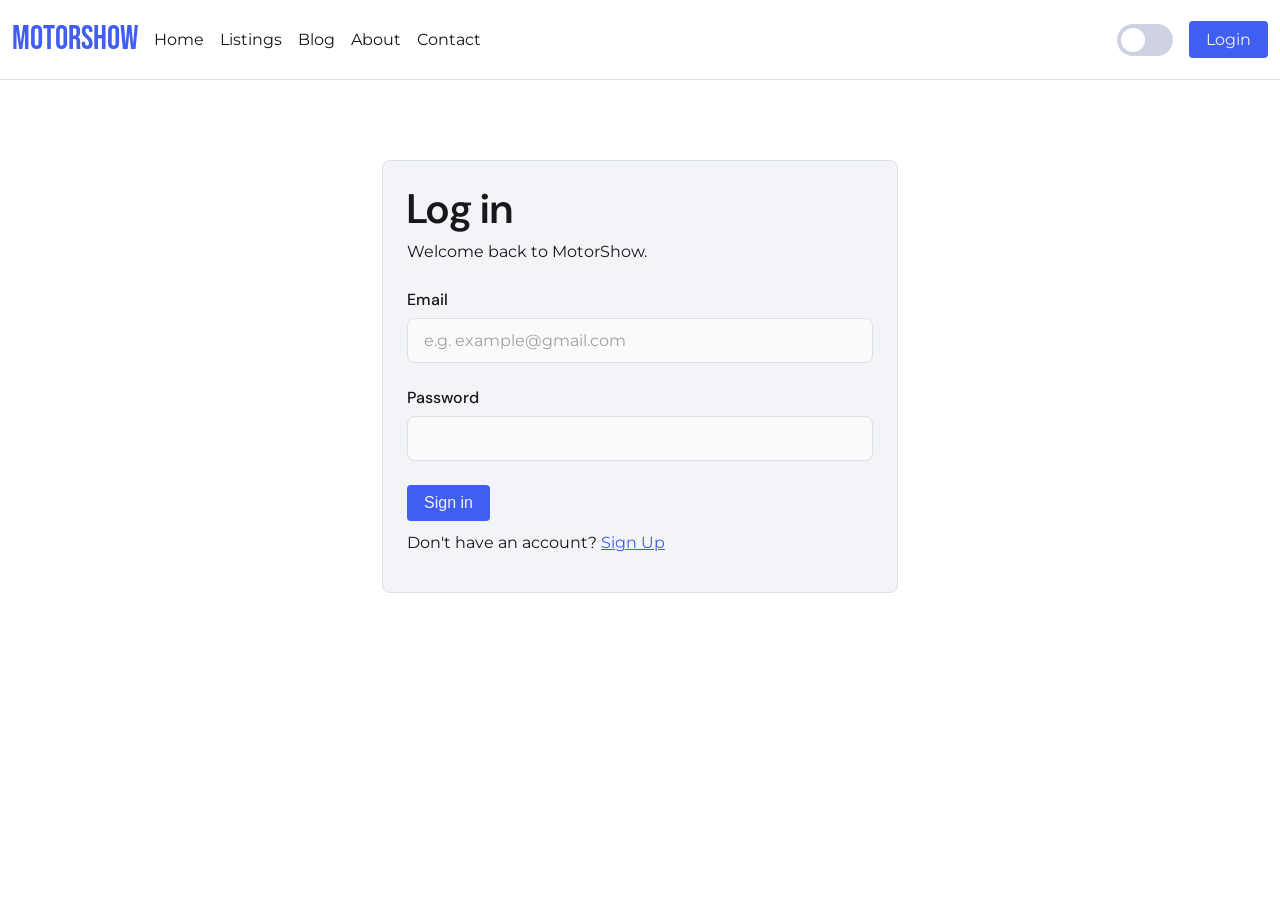
<file: pages/login.html>
<!doctype html>
<html lang="en">
    <head>
        <meta charset="UTF-8" />
        <meta name="viewport" content="width=device-width, initial-scale=1.0" />
        <title>Login</title>
        <link rel="stylesheet" href="../styles/global.css" />
        <link rel="stylesheet" href="../styles/login_signup.css" />
    </head>
    <body>
        <header>
            <nav class="navbar">
                <div class="container">
                    <a href="index.html" class="navbar-brand">MotorShow</a>

                    <div class="navbar-nav">
                        <ul class="nav">
                            <a href="../index.html" class="nav-link">Home</a>
                            <a href="./listings.html" class="nav-link">Listings</a>
                            <a href="./blog.html" class="nav-link">Blog</a>
                            <a href="./about.html" class="nav-link">About</a>
                            <a href="./contact.html" class="nav-link">Contact</a>
                        </ul>
                    </div>

                    <button id="themeToggle" class="theme-toggler"></button>

                    <div class="nav-auth" id="navAuth">
                        <a class="button primary" href="./login.html" id="loginLink">Login</a>
                    </div>
                </div>
            </nav>
        </header>

        <main>
            <div class="container-sm">
                <div class="form-container">
                    <form action="" class="form" id="loginForm">
                        <!--//form class="signin-form" to class="form-contaiber" -->
                        <div class="form-header">
                            <h1>Log in</h1>
                            <p>Welcome back to MotorShow.</p>
                        </div>

                        <div class="form-body">
                            <div class="form-group">
                                <label class="form-label" for="email">Email</label>
                                <input
                                    type="text"
                                    name="email"
                                    id="email"
                                    class="form-control"
                                    placeholder="e.g. example@gmail.com" />
                                <span class="form-feedback"></span>
                            </div>

                            <div class="form-group">
                                <label class="form-label" for="password">Password</label>
                                <input type="text" name="password" id="password" class="form-control" />
                                <span class="form-feedback"></span>
                            </div>

                            <button type="submit" class="button primary">Sign in</button>
                        </div>

                        <div class="form-footer">
                            <p>Don't have an account? <a class="link" href="./sign_up.html">Sign Up</a></p>
                        </div>
                    </form>
                </div>
            </div>
        </main>

        <script src="../scripts/validation.js"></script>
        <script src="../scripts/login.js"></script>
        <script src="../scripts/navAuth.js"></script>
        <script src="../scripts/toggleTheme.js"></script>
    </body>
</html>
</file>
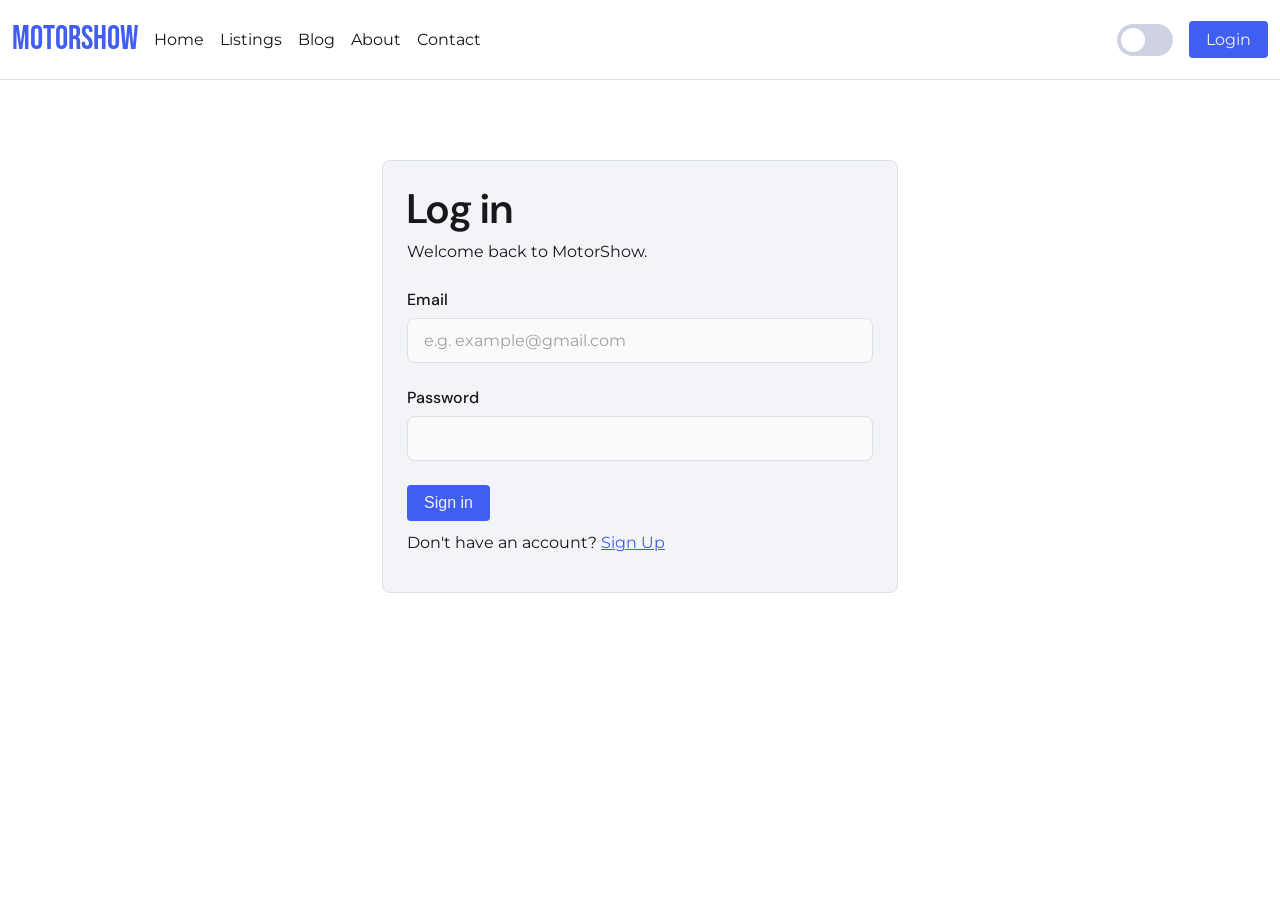
<file: pages/profile.html>
<!doctype html>
<html lang="en">
    <head>
        <meta charset="UTF-8" />
        <meta name="viewport" content="width=device-width, initial-scale=1.0" />
        <title>Profile</title>
        <link rel="stylesheet" href="../styles/global.css" />
        <link rel="stylesheet" href="../styles/profile.css" />
    </head>
    <body>
        <header>
            <nav class="navbar">
                <div class="container">
                    <a href="index.html" class="navbar-brand">MotorShow</a>

                    <div class="navbar-nav">
                        <ul class="nav">
                            <a href="../index.html" class="nav-link">Home</a>
                            <a href="./listings.html" class="nav-link">Listings</a>
                            <a href="./blog.html" class="nav-link">Blog</a>
                            <a href="./about.html" class="nav-link">About</a>
                            <a href="./contact.html" class="nav-link">Contact</a>
                        </ul>
                    </div>

                    <button id="themeToggle" class="theme-toggler"></button>

                    <div class="nav-auth" id="navAuth">
                        <a class="button primary" href="./login.html" id="loginLink">Login</a>
                    </div>
                </div>
            </nav>
        </header>

        <main>
            <section class="container-sm profile">
                <div class="profile-card">
                    <div class="profile-header">
                        <div class="avatar" id="avatar"></div>

                        <div>
                            <h2 id="displayName"></h2>
                            <p class="muted" id="displayEmail"></p>
                        </div>
                    </div>

                    <hr class="divider" />

                    <!-- VIEW MODE -->
                    <div id="viewMode">
                        <div class="info-grid">
                            <div>
                                <span class="label">Phone</span>
                                <p id="viewPhone"></p>
                            </div>
                        </div>

                        <button class="button primary" id="editBtn">Edit Profile</button>
                        <button class="button danger" id="logoutBtn">Sign Out</button>
                    </div>

                    <!-- EDIT MODE -->
                    <form id="editMode" class="hidden">
                        <div class="form-group">
                            <label class="form-label">Name</label>
                            <input class="form-control" id="nameInput" />
                            <div class="form-feedback"></div>
                        </div>

                        <div class="form-group">
                            <label class="form-label">Phone</label>
                            <input class="form-control" id="phoneInput" />
                            <div class="form-feedback"></div>
                        </div>

                        <button class="button success" type="submit">Save Changes</button>
                        <button class="button danger" type="button" id="cancelBtn">Cancel</button>
                    </form>
                </div>
            </section>
        </main>

        <script src="../scripts/validation.js"></script>
        <script src="../scripts/profile.js"></script>
        <script src="../scripts/navAuth.js"></script>
        <script src="../scripts/toggleTheme.js"></script>
    </body>
</html>
</file>
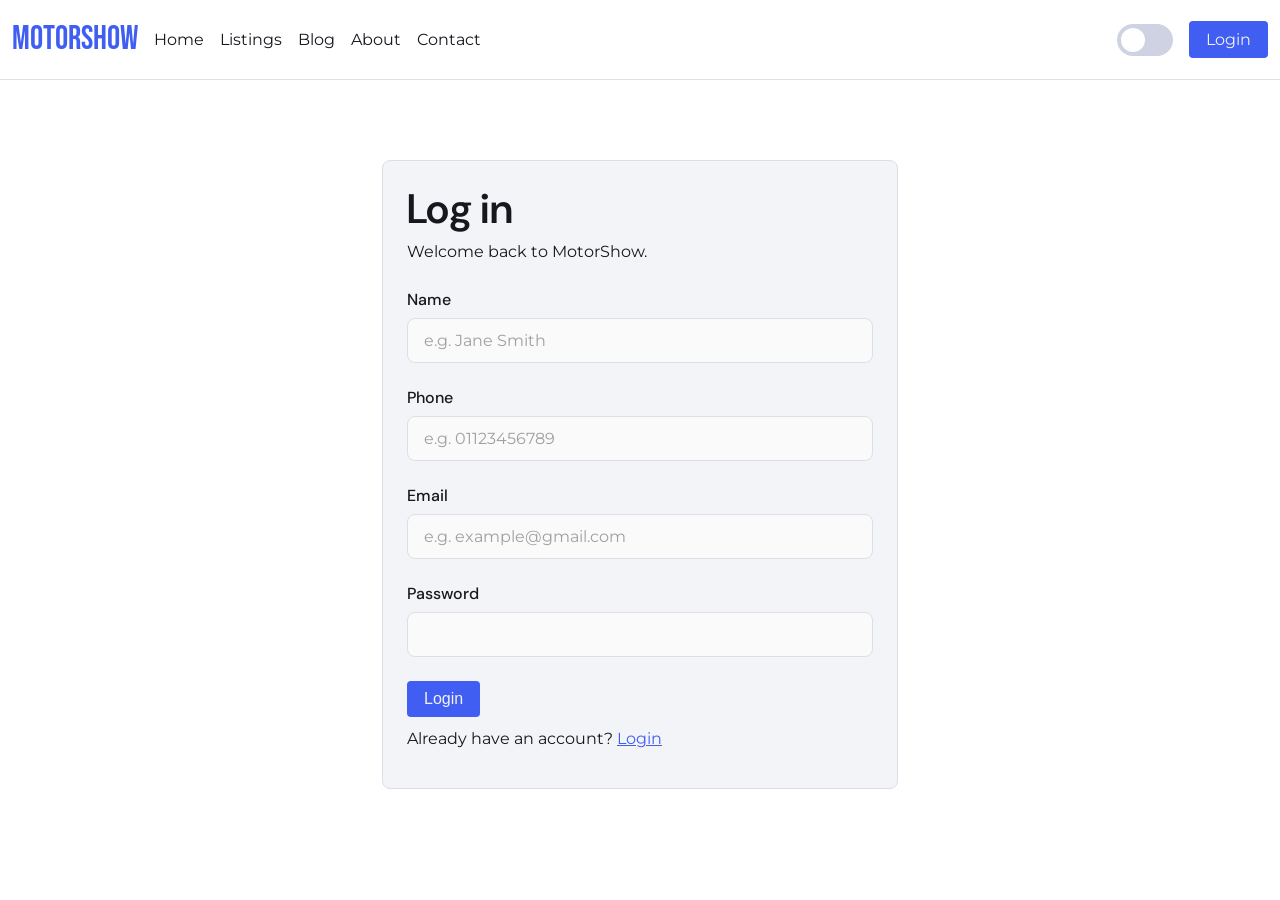
<file: pages/sign_up.html>
<!doctype html>
<html lang="en">
    <head>
        <meta charset="UTF-8" />
        <meta name="viewport" content="width=device-width, initial-scale=1.0" />
        <title>Sign Up</title>
        <link rel="stylesheet" href="../styles/global.css" />
        <link rel="stylesheet" href="../styles/login_signup.css" />
    </head>
    <body>
        <header>
            <nav class="navbar">
                <div class="container">
                    <a href="index.html" class="navbar-brand">MotorShow</a>

                    <div class="navbar-nav">
                        <ul class="nav">
                            <a href="../index.html" class="nav-link">Home</a>
                            <a href="./listings.html" class="nav-link">Listings</a>
                            <a href="./blog.html" class="nav-link">Blog</a>
                            <a href="./about.html" class="nav-link">About</a>
                            <a href="./contact.html" class="nav-link">Contact</a>
                        </ul>
                    </div>

                    <button id="themeToggle" class="theme-toggler"></button>

                    <div class="nav-auth" id="navAuth">
                        <a class="button primary" href="./login.html" id="loginLink">Login</a>
                    </div>
                </div>
            </nav>
        </header>

        <main>
            <div class="container-sm">
                <div class="form-container">
                    <form action="" class="form" id="signupForm">
                        <!--//form class="signin-form" to class="form-contaiber" -->
                        <div class="form-header">
                            <h1>Log in</h1>
                            <p>Welcome back to MotorShow.</p>
                        </div>

                        <div class="form-body">
                            <div class="form-group">
                                <label class="form-label" for="name">Name</label>
                                <input
                                    type="text"
                                    name="name"
                                    id="name"
                                    class="form-control"
                                    placeholder="e.g. Jane Smith" />
                                <span class="form-feedback"></span>
                            </div>

                            <div class="form-group">
                                <label class="form-label" for="phone">Phone</label>
                                <input
                                    type="text"
                                    name="phone"
                                    id="phone"
                                    class="form-control"
                                    placeholder="e.g. 01123456789" />
                                <span class="form-feedback"></span>
                            </div>

                            <div class="form-group">
                                <label class="form-label" for="email">Email</label>
                                <input
                                    type="text"
                                    name="email"
                                    id="email"
                                    class="form-control"
                                    placeholder="e.g. example@gmail.com" />
                                <span class="form-feedback"></span>
                            </div>

                            <div class="form-group">
                                <label class="form-label" for="password">Password</label>
                                <input type="text" name="password" id="password" class="form-control" />
                                <span class="form-feedback"></span>
                            </div>

                            <button type="submit" class="button primary">Login</button>
                        </div>

                        <div class="form-footer">
                            <p>Already have an account? <a class="link" href="./login.html">Login</a></p>
                        </div>
                    </form>
                </div>
            </div>
        </main>

        <script src="../scripts/validation.js"></script>
        <script src="../scripts/signup.js"></script>
        <script src="../scripts/navAuth.js"></script>
        <script src="../scripts/toggleTheme.js"></script>
    </body>
</html>
</file>
<file: styles/global.css>
/* External fonts */
@import url('https://fonts.googleapis.com/css2?family=DM+Sans:ital,opsz,wght@0,9..40,100..1000;1,9..40,100..1000&family=Montserrat:ital,wght@0,100..900;1,100..900&display=swap');
@import url('https://fonts.googleapis.com/css2?family=Bebas+Neue');

/* Global Reset */
*,
*::after,
*::before {
    margin: 0;
    padding: 0;
    box-sizing: border-box;
}

/* Global variables */
:root,
[data-theme=light] {
    /* Base surfaces */
    --base-color: hsl(0, 0%, 100%);
    --surface-1: hsl(0, 0%, 98%);
    --surface-2: hsl(220, 20%, 96%);

    /* Colors */
    --primary-color: hsl(230, 87%, 60%);
    --secondary-color: hsl(262, 70%, 55%);

    /* Text */
    --text-light: hsl(0, 0%, 95%);
    --text-dark: hsl(222, 15%, 10%);
    --text-color: hsl(222, 15%, 10%);
    --text-muted: hsl(222, 10%, 40%);

    /* UI states */
    --success-color: hsl(145, 60%, 42%);
    --danger-color: hsl(0, 80%, 55%);

    /* Borders / dividers */
    --border-color: hsl(220, 15%, 88%);

    /* Font face */
    --ff1: "DM Sans", Arial, Helvetica, sans-serif;
    --ff2: "Montserrat", Arial, Helvetica, sans-serif;

    /* Spacing */
    --spacing1: 0.25rem;
    --spacing2: 0.5rem;
    --spacing3: 0.75rem;
    --spacing4: 1rem;
    --spacing5: 1.25rem;
    --spacing6: 1.5rem;
    --spacing7: 2rem;
    --spacing8: 3rem;
    --spacing9: 5rem;

    /* Font size */
    --fs1: calc(1.375rem + 1.5vw);
    --fs2: calc(1.325rem + 0.9vw);
    --fs3: calc(1.3rem + 0.6vw);
    --fs4: calc(1.275rem + 0.3vw);
    --fs5: 1.25rem;
    --fs6: 1rem;
}

[data-theme=dark] {
    color-scheme: dark;

    /* Base surfaces */
    --base-color: hsl(222, 18%, 10%);
    --surface-1: hsl(222, 18%, 14%);
    --surface-2: hsl(222, 18%, 18%);

    /* Text */
    --text-color: hsl(0, 0%, 95%);
    --text-muted: hsl(0, 0%, 70%);

    /* Borders / dividers */
    --border-color: hsl(222, 15%, 28%);
}


/* Override default styles */
html,
body {
    font-family: var(--ff2);
    background-color: var(--base-color);
    color: var(--text-color);
    scroll-behavior: smooth;
}

h1,
.h1,
h2,
.h2,
h3,
.h3,
h4,
.h4,
h5,
.h5,
h6,
.h6 {
    font-family: var(--ff1);
    margin-top: 0;
    margin-bottom: var(--spacing2);
    font-weight: 600;
    line-height: 1.2;
    color: var(--text-color);
}

h1,
.h1 {
    font-size: var(--fs1);
}

h2,
.h2 {
    font-size: var(--fs2);
}

h3,
.h3 {
    font-size: var(--fs3);
}

h4,
.h4 {
    font-size: var(--fs4);
}

h5,
.h5 {
    font-size: var(--fs5);
}

h6,
.h6 {
    font-size: var(--fs6);
}

p {
    margin-top: 0;
    margin-bottom: 1rem;
}

/* Utilities */

/* buttons */
.button {
    --btn-text: var(--text-color);
    --btn-color: transparent;
    --btn-border-color: transparent;
    --btn-border-width: 1px;
    --btn-border-radius: 0.25rem;
    display: inline-block;
    padding: var(--spacing2) var(--spacing4);
    font-size: var(--fs6);
    color: var(--btn-text);
    text-align: center;
    text-decoration: none;
    vertical-align: middle;
    cursor: pointer;
    border: var(--btn-border-width) solid var(--btn-border-color);
    border-radius: var(--btn-border-radius);
    background-color: var(--btn-color);
    transition: color 0.15s ease-in-out, background-color 0.15s ease-in-out, border-color 0.15s ease-in-out;
}

.button:hover {
    background-color: color-mix(in srgb, var(--btn-color), black 10%);
    border-color: color-mix(in srgb, var(--btn-color), black 15%);
}

.button:active {
    background-color: color-mix(in srgb, var(--btn-color), black 20%);
    border-color: color-mix(in srgb, var(--btn-color), black 25%);
}

.button:focus-visible {
    box-shadow: 0 0 0 0.25rem color-mix(in srgb, var(--btn-color), transparent 70%);
}

.button.primary {
    --btn-text: var(--text-light);
    --btn-color: var(--primary-color);
}

.button.success {
    --btn-text: var(--text-dark);
    --btn-color: var(--success-color);
}

.button.danger {
    --btn-text: var(--text-light);
    --btn-color: var(--danger-color);
}

/* containers */
.container {
    width: 100%;
    padding: 0 var(--spacing3);
    margin: auto;
}

.container-sm {
    max-width: 540px;
    margin: auto;
    padding: 0 var(--spacing3);
}

.container-md {
    max-width: 720px;
    margin: auto;
    padding: 0 var(--spacing3);
}

.container-lg {
    max-width: 960px;
    margin: auto;
    padding: 0 var(--spacing3);
}

.container-xl {
    max-width: 1140px;
    margin: auto;
    padding: 0 var(--spacing3);
}

/* form control */
.form-group {
    display: flex;
    flex-direction: column;
    gap: var(--spacing2);
    margin-bottom: var(--spacing5);
}

.form-label {
    font-family: var(--ff1);
    font-size: var(--fs6);
    color: var(--text-color);
    font-weight: 500;
}

.form-control {
    width: 100%;
    padding: var(--spacing3) var(--spacing4);
    font-size: var(--fs6);
    font-family: var(--ff2);
    color: var(--text-color);
    background-color: var(--surface-1, var(--base-color));
    border: 1px solid var(--border-color, rgba(0, 0, 0, 0.15));
    border-radius: 0.5rem;
    outline: none;
    transition: border-color 0.15s ease, box-shadow 0.15s ease, background-color 0.15s ease;
}

/* PLACEHOLDER */
.form-control::placeholder {
    color: color-mix(in srgb, var(--text-color), transparent 60%);
}

.form-control:focus {
    border-color: var(--primary-color);
    box-shadow: 0 0 0 0.2rem color-mix(in srgb, var(--primary-color), transparent 75%);
}

textarea.form-control {
    min-height: 120px;
    resize: vertical;
}

.form-text {
    font-size: 0.85rem;
    color: var(--text-muted);
}

/* validate state */
.form-control.is-success {
    border-color: var(--success-color);
}

.form-control.is-success:focus {
    box-shadow: 0 0 0 0.2rem color-mix(in srgb, var(--success-color), transparent 75%);
}

.form-control.is-error {
    border-color: var(--danger-color);
}

.form-control.is-error:focus {
    box-shadow: 0 0 0 0.2rem color-mix(in srgb, var(--danger-color), transparent 75%);
}

/* feedback */
.form-feedback {
    font-size: 0.85rem;
    margin-top: -0.25rem;
}

.form-feedback.success {
    color: var(--success-color);
}

.form-feedback.error {
    color: var(--danger-color);
}

/* Select */
.select {
    /* remove arrow */
    appearance: none;

    /* custom arrow */
    background-image: url("data:image/svg+xml,%3Csvg xmlns='http://www.w3.org/2000/svg' viewBox='0 0 20 20'%3E%3Cpath fill='%23666' d='M5 7l5 5 5-5z'/%3E%3C/svg%3E");
    background-repeat: no-repeat;
    background-position: right var(--spacing1) center;
    background-size: 1rem;

    padding: var(--spacing3) var(--spacing8) var(--spacing3) var(--spacing4);
    font-size: var(--fs6);
    color: var(--text-color);
    background-color: var(--surface-1, var(--base-color));
    border: 1px solid var(--border-color);
    border-radius: 0.5rem;
    outline: none;
    cursor: pointer;
    transition: border-color 0.15s ease,
        box-shadow 0.15s ease,
        background-color 0.15s ease;
}

.select:focus {
    border-color: var(--primary-color);
    box-shadow: 0 0 0 0.2rem color-mix(in srgb, var(--primary-color), transparent 75%);
}

.select:hover {
    border-color: color-mix(in srgb, var(--border-color), var(--text-color) 20%);
}

/* navbar */
.navbar {
    --brand-font: "Bebas Neue", "Arial Narrow", Arial, Helvetica, sans-serif;
    --brand-color: var(--primary-color);
    display: flex;
    gap: var(--spacing4);
    flex-wrap: nowrap;
    align-items: center;
    justify-content: space-between;
    color: var(--navbar-text-color);
    padding: var(--spacing4) 0;
    border-bottom: 1px solid var(--border-color);
}

.navbar>.container {
    display: flex;
    gap: inherit;
    align-items: center;
    justify-content: space-between;
}

.navbar .navbar-brand {
    font-family: var(--brand-font);
    font-size: var(--fs2);
    font-weight: normal;
    color: var(--brand-color);
    text-decoration: none;
    padding: var(--spacing1) 0;
}

.navbar-nav {
    display: flex;
    flex-grow: 1;
    align-items: center;
}

.navbar .nav {
    display: flex;
    gap: var(--spacing4);
    list-style: none;
    align-items: center;
}

.navbar .nav .nav-link {
    color: var(--text-color);
    text-decoration: none;
    transition: color 0.15s ease;

}

.navbar .nav .nav-link:hover {
    color: var(--primary-color);
}

.profile-avatar {
    width: 36px;
    height: 36px;
    border-radius: 50%;
    background-color: var(--primary-color);
    color: var(--text-light);
    display: flex;
    align-items: center;
    justify-content: center;
    font-weight: bold;
    cursor: pointer;
    font-family: var(--ff1);
    font-size: 0.9rem;
    text-decoration: none;
    user-select: none;
    border: 2px solid var(--primary-color);
    text-transform: uppercase;
}

.theme-toggler {
    --bg-light: hsl(230, 25%, 85%);
    --bg-dark: hsl(230, 87%, 75%);
    --toggler-thumb: #fff;
    --width: 3.5rem;
    --height: 2rem;
    --margin: 0.25rem;
    --thumb-width: calc(var(--height) - var(--margin) * 2);
    position: relative;
    width: var(--width);
    height: var(--height);
    background-color: var(--bg-light);
    border: none;
    border-radius: 50rem;
}

.theme-toggler::after {
    content: "";
    position: absolute;
    display: block;
    width: var(--thumb-width);
    aspect-ratio: 1 / 1;
    background-color: var(--toggler-thumb);
    border-radius: 100%;
    left: 0;
    top: 50%;
    translate: var(--margin) -50%;
    transition: translate 0.25s ease,
        background-color 0.25s ease;
}

[data-theme="dark"] .theme-toggler {
    background-color: var(--bg-dark)
}

[data-theme="dark"] .theme-toggler::after {
    translate: calc(var(--width) - var(--thumb-width) - var(--margin)) -50%;
}


.footer {
    padding: 50px 50px 0 50px;
    border-top: 1px solid var(--border-color);
    font-family: var(--ff1);
}

.footer-top {
    display: flex;
    justify-content: space-between;
    gap: 50px;
    padding-bottom: 20px;
}

.footer-brand {
    max-width: 400px;
}

.footer-brand h3 {
    font-family: "Bebas Neue", "Arial Narrow", Arial, sans-serif;
    color: var(--primary-color);
    font-size: 40px;
    margin-bottom: 20px;
}

.footer-brand p {
    font-family: var(--ff2);
    color: var(--text-muted);
    font-size: var(--fs6);
}

.footer-links h4,
.footer-social h4 {
    font-size: 20px;
    font-weight: 600;
    letter-spacing: 3px;
    text-transform: uppercase;
    margin-bottom: 20px;
    color: var(--primary-color);
}

.footer-links ul {
    list-style: none;
    display: flex;
    flex-direction: column;
    gap: 12px;
}

.footer-links a {
    text-decoration: none;
    color: var(--text-color);
    transition: color 0.15s ease;
}

.footer-links a:hover {
    color: var(--primary-color);
}

.social-icons {
    display: flex;
    flex-direction: column;
}

.social-icons a {
    width: 40px;
    height: 40px;
    color: var(--text-color);
    font-size: 15px;
    text-decoration: none;
    transition: 0.3s;
}

.social-icons a:hover {
    color: var(--primary-color);
}

.footer-bottom {
    padding: 20px;
    border-top: 1px solid;
    text-align: center;
    border-top: 1px solid var(--border-color);
}
</file>
<file: styles/home.css>
header{
    background-image: url("../assets/images/header.jpg");
    background-position: center;
    background-size: cover;
    background-repeat: no-repeat;
}
.navbar .nav-link{
    color: var(--text-light) !important;
}
.hero_sec{
    width: 100%;
    height: 800px;
    display: flex;
    justify-content: center;
    padding-top: 80px;
}
.hero_sec_content{
    padding: 100px;
    text-align: center;
    line-height: 50px;
}
.hero_sec_content h1{
    font-size: 60px;
    font-weight: bold;
    color: #ffffff;
}
.hero_sec_content p {
    font-size: 20px;
    margin-bottom: 25px;
    color: #ddd;
}
.hero_sec_content a {
    border: 1px solid #2f48c2;
    border-radius: 10px;
    text-decoration: none;
    padding:10px;
    color: #ffffff;
    background-color: #49484891;
    cursor: pointer;
    transition: 0.3s;
    box-shadow: 0 0 5px #2f48c2;
}
.hero_sec_content a:hover{
    background-color: #000000ac;
    box-shadow: 0 0 8px #2f48c2;
}


.features {
    padding: 80px 50px;
    text-align: center;
}
.features h2 {
    font-size: 36px;
    margin-bottom: 30px;
}
.features-container {
    display: grid;
    grid-template-columns: repeat(auto-fit, minmax(200px, 1fr));
    gap: 30px;
}
.feature-box {
    background: var(--surface-2);
    padding: 10px;
    border-radius: 10px;
    transition: 0.3s;
}
.feature-box:hover {
    transform: translateY(-10px);
    background-color: color-mix(in srgb, var(--surface-2) 75%, var(--text-color) 25%);
}
.icon {
    font-size: 20px;
    margin-bottom: 15px;
}
.feature-box h3 {
    color: var(--primary-color);
    margin-bottom: 10px;
    font-size: 20px;
}
.feature-box p {
    font-size: 14px;
}

.brands {
    padding: 20px 50px 50px 50px;
}
.brands h2 {
    font-size: 30px;
    font-weight: 600;
    margin-bottom: 30px;
}
.brands-cards {
    display: grid;
    grid-template-columns: repeat(4, 1fr);
    gap: 15px;
}
.band-card {
    position: relative;
    border-radius: 12px;
    overflow: hidden;
    aspect-ratio: 4/3;
    cursor: pointer;
    box-shadow: 0 0 10px #3145b871;
}
.band-img {
    width: 100%;
    height: 100%;
}
.band-img img {
    width: 100%;
    height: 100%;
    object-fit: cover;
    display: block;
    transition: transform 0.4s ease;
}
.band-card:hover .band-img img {
    transform: scale(1.05);
}
.band-name {
    position: absolute;
    top: 14px;
    left: 14px;
    z-index: 2;
    font-size: 30px;
    font-weight: 600;
    color: var(--text-light);
    line-height: 1.3;
    text-shadow: 0 5px 10px rgba(0,0,0,0.4);
}


.top-cars-sec { 
    padding: 50px 30px; 
    margin-top: 80px;
    background-color: #3339474d;
}
.top-cars-header {
    display: flex;
    justify-content: space-between;
}
.top-cars-header h2 {
    font-family: 'Bebas Neue', sans-serif;
    font-size: 80px;
    letter-spacing: 3px;
    color: var(--primary-color);
    text-shadow: 0 0 3px rgba(0, 0, 0, 0.555);
}
.view-all-btn {
    display: inline-flex;
    align-items: center;
    color: var(--text-color);
    font-family: 'DM Sans', sans-serif;
    font-size: 15px;
    font-weight: 600;
    letter-spacing: 1.5px;
    text-transform: uppercase;
    padding: 10px 15px;
    text-decoration: none;
    transition: color 0.25s;
}
.view-all-btn:hover { 
    color: var(--primary-color);
}
.top-cars-cards {
    display: flex;
    gap: 30px;
    padding: 16px;
    overflow-x: auto;
    scroll-snap-type: x mandatory;
    scrollbar-width: none;
}
.top-cars-cards::-webkit-scrollbar { 
    display: none; 
}
.car-card {
    flex: 0 0 300px;
    background-color: #00000041;
    border: 1px solid #00000041;
    box-shadow: 0 0 8px #000000a8;
    border-radius: 20px;
    overflow: hidden;
    scroll-snap-align: start;
    opacity: 0;
    transform: translateY(30px);
    animation: fadeUp 0.5s ease forwards;
    transition: transform 0.35s ease, box-shadow 0.35s ease, border-color 0.35s ease;
}
.car-card:hover {
    border: 1px solid var(--primary-color);
    box-shadow: 0 0 10px var(--primary-color);
}
@keyframes fadeUp {
    to { 
        opacity: 1; 
        transform: translateY(0); 
    }
}
.card-img {
    position: relative;
    height: 190px;
    overflow: hidden;
}
.card-img img {
    width: 100%; 
    height: 100%;
    object-fit: cover;
    transition: transform 0.5s ease;
}
.car-card:hover .card-img img { 
    transform: scale(1.06); 
}
.card-body { 
    padding: 20px 20px 0; 
}
.car-head ,
.car-features{
    border-bottom: 1px solid rgba(255, 255, 255, 0.228);
    padding: 20px 0;
}
.car-head h3 {
    font-family: 'Bebas Neue', sans-serif;
    font-size: 25px;
    letter-spacing: 1.5px;
    line-height: 1.1;
}
.car-features {
    display: flex;
    justify-content: space-between;
    margin-bottom: 18px;
}
.car-feature {
    display: flex;
    flex-direction: column;
    align-items: center;
    gap: 8px;
    flex: 1;
}
.car-feature i { 
    font-size: 18px; 
}
.car-feature span { 
    font-size: 12px;
    text-align: center; 
}
.car-details {
    display: flex;
    align-items: center;
    justify-content: space-between;
    padding: 0 0 20px;
}
.car-price {
    font-family: 'Bebas Neue', sans-serif;
    font-size: 26px;
    letter-spacing: 1px;
    color: var(--primary-color);
}
.view-btn {
    display: inline-flex;
    align-items: center;
    border: 1px solid white;
    color: white;
    font-family: 'DM Sans', sans-serif;
    font-size: 12px;
    font-weight: 600;
    letter-spacing: 1.5px;
    text-transform: uppercase;
    padding: 10px 15px;
    border-radius: 8px;
    text-decoration: none;
    transition: background 0.25s, color 0.25s;
}
.view-btn:hover {  
    color: var(--primary-color);
    border: 1px solid var(--primary-color);
}


.news-sec {
    display: flex;
    align-items: center;
    justify-content: center;
    gap: 50px;
    padding: 80px;
}
.news-sec-text h2 {
    font-family: 'Bebas Neue', sans-serif;
    font-size: 50px;
    letter-spacing: 2px;
    margin-bottom: 16px;
}
.news-desc {
    font-size: 15px;
    line-height: 1.7;
    margin-bottom: 28px;
}
.news-btn {
    text-align: center;
    background-color: var(--surface-2);
    border-bottom: 1px solid var(--border-color);
    color: var(--text-color);
    padding: 10px 20px;
    border-radius: 8px;
    text-decoration: none;
    font-size: 13px;
    font-weight: 600;
    letter-spacing: 1.5px;
    text-transform: uppercase;
    transition: color 0.15s;
}
.news-btn:hover {
    color: var(--primary-color);
    border-bottom: 1px solid var(--primary-color);
}
.news-sec-img {
    width: 500px;
    height: 350px;
    border-radius: 50px;
    overflow: hidden;
}
.news-sec-img img {
    width: 100%;
    height: 100%;
    object-fit: cover;
}


.reviews-sec {
    margin: 30px 0;
    padding: 50px;
    background-color: #3536392b;
}
.reviews-sec h2 {
    font-family: 'Bebas Neue', sans-serif;
    font-size: 55px;
    letter-spacing: 2px;
    text-align: center;
    margin-bottom: 48px;
}
.reviews-cards {
    display: flex;
    gap: 25px;
}
.reviews-card {
    background-color: var(--surface-2);
    border: 1px solid rgba(0, 0, 0, 0.388);
    box-shadow: 0 0 5px rgba(0, 0, 0, 0.614);
    border-radius: 20px;
    padding: 30px;
    display: flex;
    flex-direction: column;
    gap: 20px;
    transition: 0.3s;
}
.reviews-card:hover {
    border: 1px solid rgba(94, 93, 93, 0.388);
    box-shadow: 0 0 8px rgba(94, 93, 93, 0.388);
}
.stars{
    text-align: center;
}
.stars i {
    color: gold;
    text-shadow: 0 0 5px gold;
    font-size: 20px;
}
.reviews-card p {
    font-size: 14px;
    line-height: 1.7;
}
.user {
    display: flex;
    align-items: center;
    gap: 12px;
}
.user i{
    font-size: 25px;
    color: #6288f2;
}
.user h4 {
    font-size: 18px;
    font-weight: 600;
    margin-bottom: 2px;
}
.user span {
    font-size: 12px;
}
</file>
<file: styles/blog.css>
.page-name {
    background-color: var(--base-color);
    color: var(--text-color);
    font-family: var(--ff2);
    font-size: var(--fs1);
    height: 100px;
    text-align: center;
    margin: 0;
    padding: 20px;
}

.news {
    display: flex;
    flex-direction: column;
    justify-content: center;
    align-items: center;
    gap: var(--spacing8);
    padding: var(--spacing4) var(--spacing8);
}

.news-items {
    display: flex;
    flex-direction: row;
    height: 300px;
    border-radius: 0.5rem;
    background-color: var(--surface-2);
    position: relative;
    transition: translate 0.15s ease-in-out, filter 0.15s ease-in-out;
}

.news-items:hover {
    translate: 0 -10px;
}

.post-pic {
    border-radius: 0.5rem 0 0 0.5rem;
    height: 300px;
    width: 400px;
}

.post-content {
    padding: var(--spacing2) var(--spacing3);
}

.content-title {
    padding: var(--spacing4);
}

.content-description {
    font-size: var(--fs5);
    text-align: left;
    padding: 0 var(--spacing4);
}

.post-time {
    position: absolute;
    bottom: 15px;
    right: 15px;
    display: flex;
    gap: var(--spacing2);
    align-items: center;
}
</file>
<file: styles/listing_details.css>
.detail-hero {
    display: flex;
    justify-content: center;
    align-items: center;
    gap: 60px;
    padding: 50px;
}
.detail-img-wrap {
    position: relative;
    border-radius: 20px;
    overflow: hidden;
    height:480px ;
    width: 50%;
}
.detail-img-wrap img {
    width: 100%; 
    height: 100%;
    object-fit: cover;
    transition: transform 0.5s ease;
}
.detail-img-wrap:hover img { 
    transform: scale(1.03); 
}
.detail-brand {
    font-size: 12px;
    font-weight: 600;
    letter-spacing: 5px;
    text-transform: uppercase;
    margin-bottom: 10px;
}
.detail-name {
    font-family: 'Bebas Neue', sans-serif;
    font-size: 50px;
    color: #4b84da;
    letter-spacing: 2px;
    line-height: 1;
    margin-bottom: 10px;
}
.detail-year {
    font-size: 15px;
    margin-bottom: 30px;
}
.detail-price {
    font-family: 'Bebas Neue', sans-serif;
    font-size: 48px;
    letter-spacing: 2px;
    color: gold;
    margin-bottom: 32px;
    line-height: 1;
}
.specs-grid {
    display: grid;
    grid-template-columns: 1fr 1fr;
    gap: 12px;
    margin-bottom: 32px;
}
.spec-box {
    padding: 15px;
    display: flex;
    align-items: center;
    gap: 14px;
}
.spec-box i {
    font-size: 20px;
    width: 24px;
    text-align: center;
    color:#234a85;
}

.spec-box-text span {
    display: block;
    font-size: 10px;
    letter-spacing: 1.5px;
    text-transform: uppercase;
    margin-bottom: 5px;
}
.spec-box-text strong {
    font-size: 14px;
    font-weight: 600;
}
.colors-section { 
    margin-bottom: 32px; 
}
.colors-label {
    font-size: 11px;
    letter-spacing: 2px;
    text-transform: uppercase;
    margin-bottom: 12px;
    font-weight: 600;
}
.colors-list {
    display: flex;
    flex-wrap: wrap;
    gap: 10px;
}
.color-tag {
    padding: 15px;
    font-size: 12px;
}

.detail-desc-section {
    margin: 0 50px;
    padding: 60px ;
    background-color: #56667e31;
}
.section-title {
    font-family: 'Bebas Neue', sans-serif;
    font-size: 40px;
    letter-spacing: 2px;
    margin-bottom: 18px;
    color: #2a4773;
    text-align: center;
}
.detail-desc-section p {
    font-size: 17px;
    line-height: 1.8;
}
.related-section { 
    padding: 50px; 
    margin: 50px;
    background-color: #232e3d1f;
}
.related-section .section-title { 
    margin-bottom: 32px; 
}

.related-cards {
    display: flex;
    gap: 24px;
    overflow-x: auto;
    scroll-snap-type: x mandatory;
    scrollbar-width: none;
    padding-bottom: 8px;
}
.related-cards::-webkit-scrollbar { 
    display: none; 
}
.car-card {
    flex: 0 0 300px;
    background-color: #00000041;
    border: 1px solid #00000041;
    box-shadow: 0 0 8px #000000a8;
    border-radius: 20px;
    overflow: hidden;
    scroll-snap-align: start;
    opacity: 0;
    transform: translateY(30px);
    animation: fadeUp 0.5s ease forwards;
    transition: transform 0.35s ease, box-shadow 0.35s ease, border-color 0.35s ease;
}
.car-card:hover {
    border: 1px solid #04169f92;
    box-shadow: 0 0 10px #04169f92;
}
@keyframes fadeUp {
    to { 
        opacity: 1; 
        transform: translateY(0); 
    }
}
.card-img {
    position: relative;
    height: 190px;
    overflow: hidden;
}
.card-img img {
    width: 100%; 
    height: 100%;
    object-fit: cover;
    transition: transform 0.5s ease;
}
.car-card:hover .card-img img { 
    transform: scale(1.06); 
}
.card-body { 
    padding: 20px 20px 0; 
}
.car-head ,
.car-features{
    border-bottom: 1px solid rgba(255, 255, 255, 0.228);
    padding: 20px 0;
}
.car-head h3 {
    font-family: 'Bebas Neue', sans-serif;
    font-size: 25px;
    text-shadow: 0 0 5px rgba(0, 0, 0, 0.667);
    letter-spacing: 1.5px;
    line-height: 1.1;
}
.car-features {
    display: flex;
    justify-content: space-between;
    margin-bottom: 18px;
}
.car-feature {
    display: flex;
    flex-direction: column;
    align-items: center;
    gap: 8px;
    flex: 1;
}
.car-feature i { 
    font-size: 18px; 
}
.car-feature span { 
    font-size: 12px;
    text-align: center; 
}
.car-details {
    display: flex;
    align-items: center;
    justify-content: space-between;
    padding: 0 0 20px;
}
.car-price {
    font-family: 'Bebas Neue', sans-serif;
    font-size: 26px;
    letter-spacing: 1px;
    color: #889af0bd;
}
.view-btn {
    display: inline-flex;
    align-items: center;
    border: 1px solid white;
    color: white;
    font-family: 'DM Sans', sans-serif;
    font-size: 12px;
    font-weight: 600;
    letter-spacing: 1.5px;
    text-transform: uppercase;
    padding: 10px 15px;
    border-radius: 8px;
    text-decoration: none;
    transition: background 0.25s, color 0.25s;
}
.view-btn:hover { 
    background:#2327326a; 
    color: #889af0bd;
    border: 1px solid #889af0bd;
}
</file>
<file: styles/listings.css>
.listings-container {
    padding: var(--spacing6);
}

.listings-header h1 {
    margin-bottom: var(--spacing6);
}

.info-row {
    display: flex;
    flex-wrap: wrap;
    justify-content: space-between;
    align-items: center;
    gap: var(--spacing4);
}

.result-count {
    color: var(--text-muted);
}

.sort-label,
.search-label,
.layout-label {
    margin-right: var(--spacing2);
    color: var(--text-muted);
}

.searchbar {
    width: auto;
}

.listings-body {
    display: flex;
    flex-wrap: wrap;
    gap: var(--spacing4);
    padding: var(--spacing4) 0;
}

.listings-body .filter-container {
    flex: 1 1 300px;
}

.listings-body .filter-container .filter {
    position: sticky;
    top: var(--spacing4);
    padding: var(--spacing3);
    background-color: var(--surface-2);
    border: 1px solid var(--border-color);
    border-radius: 0.5rem;
}

.filter-options {
    display: flex;
    flex-wrap: wrap;
    gap: var(--spacing2);
    margin-bottom: var(--spacing3);
}

.filter-options>* {
    flex: 1 0 0;
    min-width: 150px;
}

/* body[data-layout="sidebar"] .listings-body {
    
} */

.listings-body .filter .form-group {
    margin: 0;
}

.listings-body .filter .button {
    width: 100%;
}

.listings-body .results {
    flex: 999 1 650px;
    display: grid;
    grid-template-columns: repeat(auto-fill, minmax(min(300px, 100%), 1fr));
    gap: var(--spacing4);
}

.listings-container.full .filter-container {
    display: none;
}

.listings-container.sidebar .filter-container {
    display: block;
}

.car-card {
    flex: 0 0 300px;
    background-color: var(--surface-2);
    border: 1px solid var(--border-color);
    border-radius: 0.5rem;
    overflow: hidden;
    scroll-snap-align: start;
    opacity: 0;
    transform: translateY(30px);
    animation: fadeUp 0.5s ease forwards;
    transition: transform 0.15s ease, box-shadow 0.15s ease, border-color 0.15s ease;
}

.car-card:hover {
    border: 1px solid var(--primary-color);
    box-shadow: 0 0 0px 2px var(--primary-color);
}

@keyframes fadeUp {
    to {
        opacity: 1;
        transform: translateY(0);
    }
}

.card-img {
    position: relative;
    height: 250px;
    overflow: hidden;
}

.card-img img {
    width: 100%;
    height: 100%;
    object-fit: contain;
    object-position: center;
    transition: transform 0.15s ease;
}

.car-card:hover .card-img img {
    transform: scale(1.05);
}

.card-body {
    padding: 0 var(--spacing4);
}

.car-head,
.car-features {
    border-bottom: 1px solid var(--border-color);
    padding: var(--spacing4) 0;
}

.car-features {
    display: flex;
    justify-content: space-between;
}

.car-feature {
    display: flex;
    flex-direction: column;
    align-items: center;
    gap: var(--spacing2);
    flex: 1;
}

.car-feature i {
    font-size: var(--fs5);
}

.car-feature span {
    font-size: 0.75rem;
    text-align: center;
}

.car-details {
    display: flex;
    align-items: center;
    justify-content: space-between;
    padding: var(--spacing5) 0;
}

.car-price {
    font-size: var(--fs4);
    letter-spacing: 1px;
    color: var(--primary-color);
}

.view-btn {
    display: inline-flex;
    gap: 0.5rem;
    align-items: center;
    border: 1px solid var(--text-color);
    color: var(--text-color);
    font-size: 12px;
    text-transform: uppercase;
    padding: var(--spacing3) var(--spacing4);
    border-radius: 0.25rem;
    text-decoration: none;
    transition: border-color 0.15s, color 0.15s;
}

.view-btn:hover {
    color: var(--primary-color);
    border: 1px solid var(--primary-color);
}
</file>
<file: styles/login_signup.css>
main {
    padding: var(--spacing9) var(--spacing4);
}

.form-container {
    background-color: var(--surface-2);
    width: 100%;
    padding: var(--spacing6);
    border: 1px solid var(--border-color);
    border-radius: 0.5rem;
}

.form {
    display: flex;
    flex-direction: column;
    gap: var(--spacing3);
}

a.link {
    color: var(--primary-color);
    transition: color 0.15s ease;
}

a.link:hover {
    color: var(--secondary-color);
}
</file>
<file: styles/profile.css>
main {
    padding: var(--spacing8) var(--spacing4);
}

.profile-card {
    background: var(--surface-1);
    border: 1px solid var(--border-color);
    border-radius: 0.5rem;
    padding: var(--spacing7);
}

.profile-header {
    display: flex;
    align-items: center;
    gap: var(--spacing4);
    margin-bottom: var(--spacing5);
}

.avatar {
    width: 70px;
    height: 70px;
    border-radius: 50%;
    background: var(--primary-color);
    color: var(--text-light);
    display: flex;
    align-items: center;
    justify-content: center;
    font-size: var(--fs4);
    font-weight: bold;
}

.muted {
    color: var(--text-muted);
}

.divider {
    border: none;
    border-top: 1px solid var(--border-color);
    margin: var(--spacing5) 0;
}

.info-grid {
    display: grid;
    gap: var(--spacing4);
    margin-bottom: var(--spacing5);
}

.label {
    font-size: var(--fs6);
    color: var(--text-muted);
}

.hidden {
    display: none;
}
</file>
